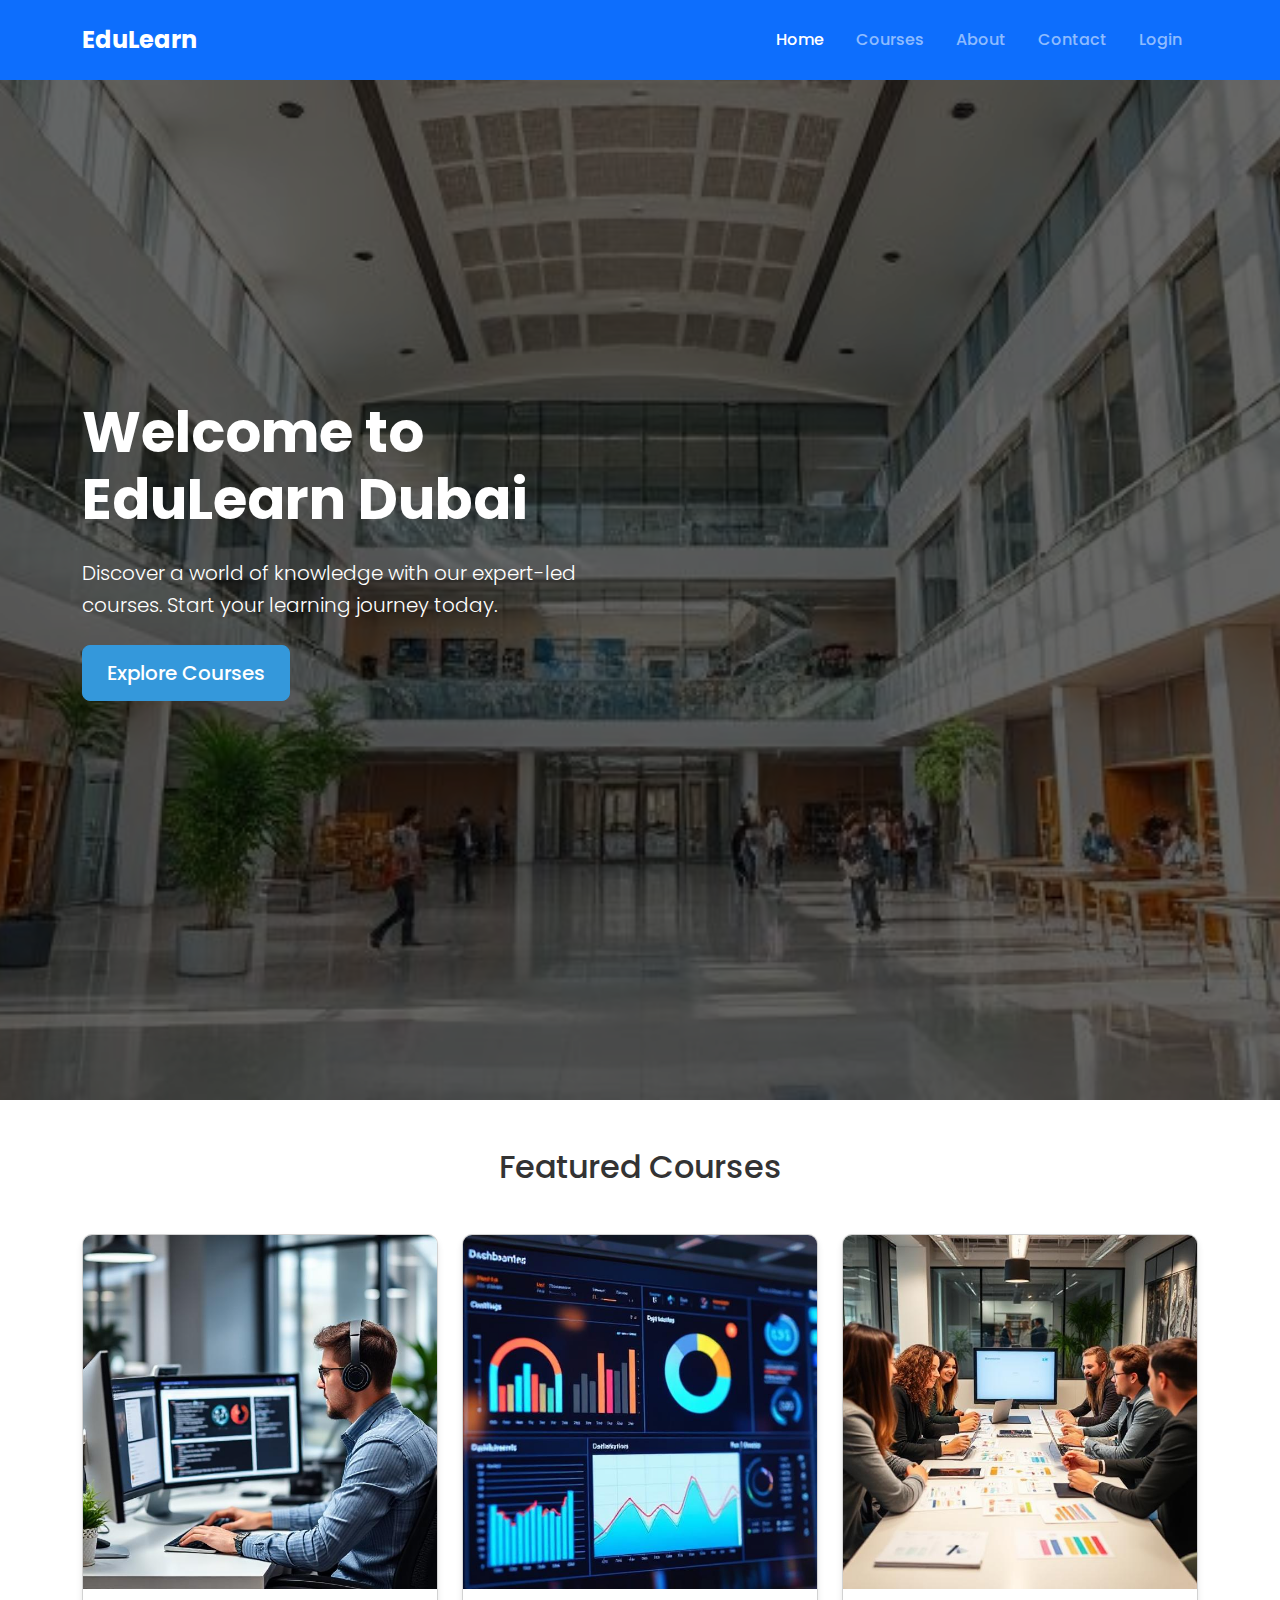
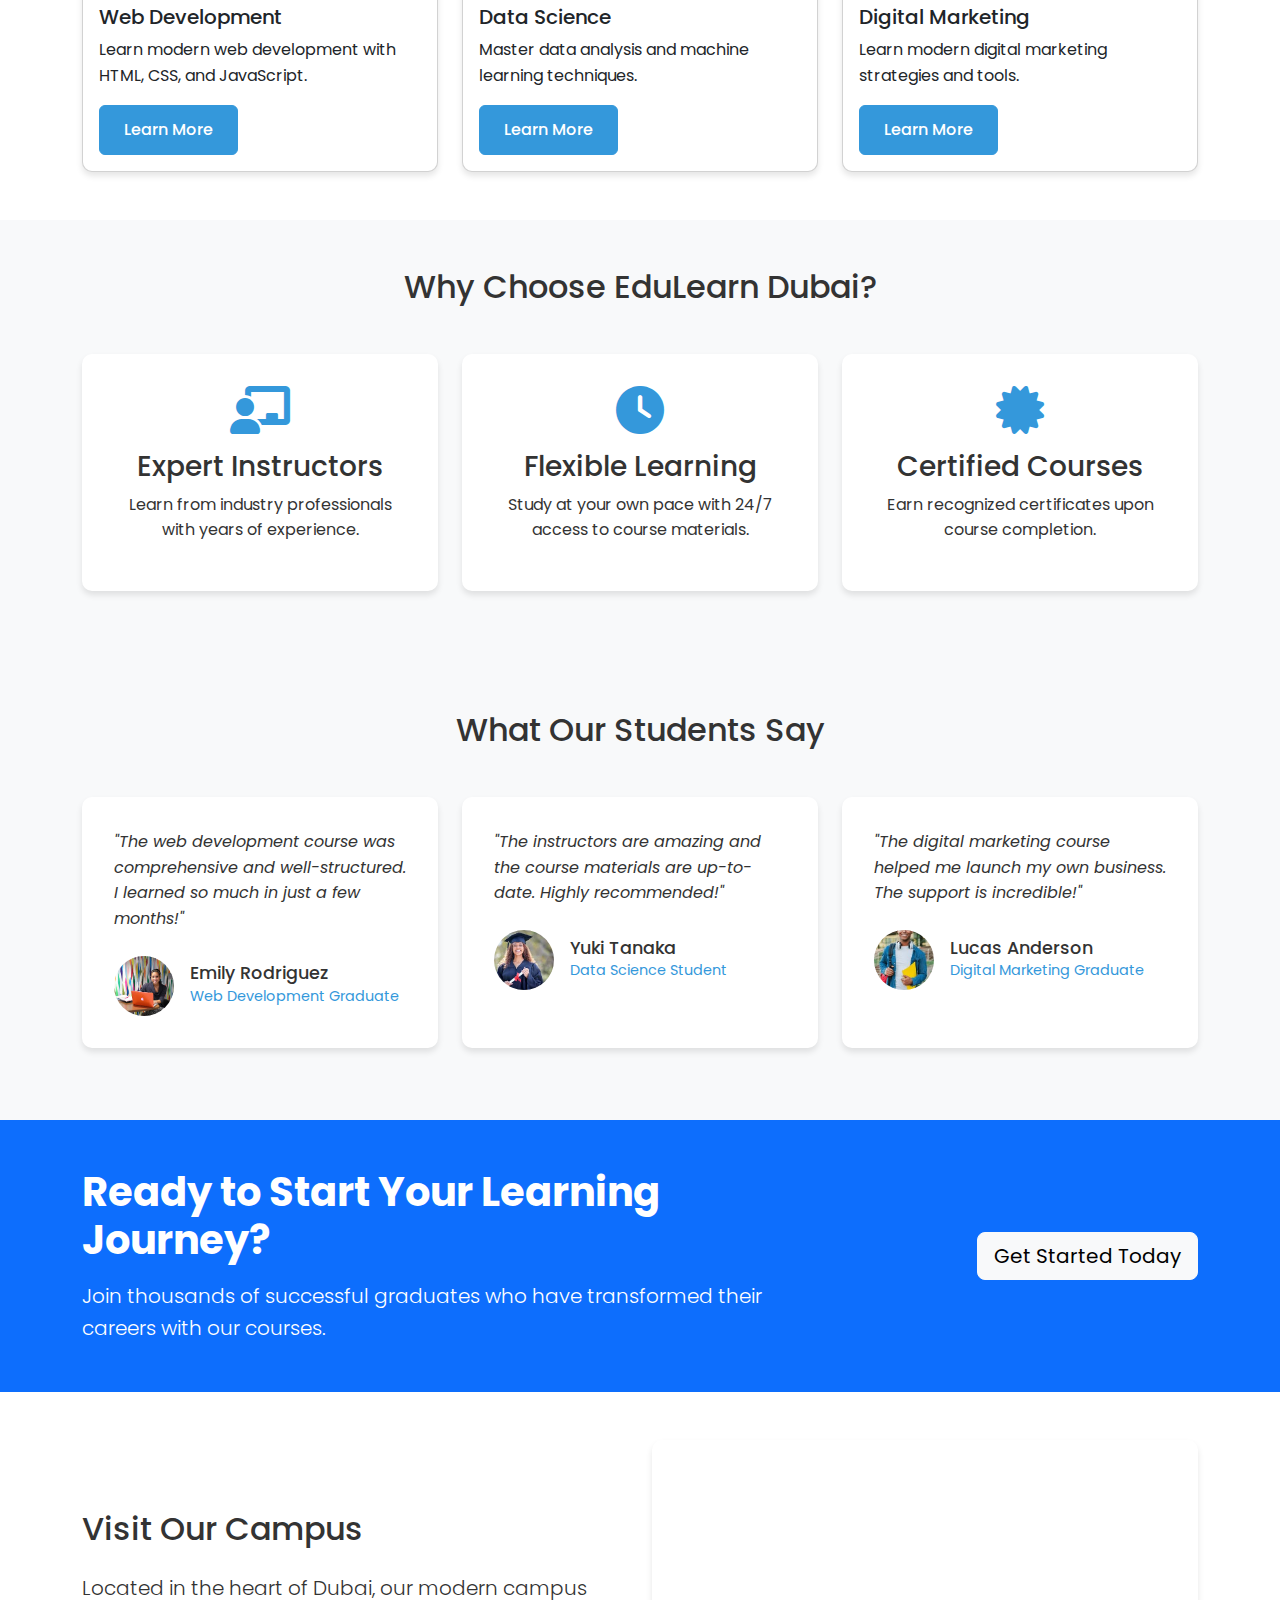
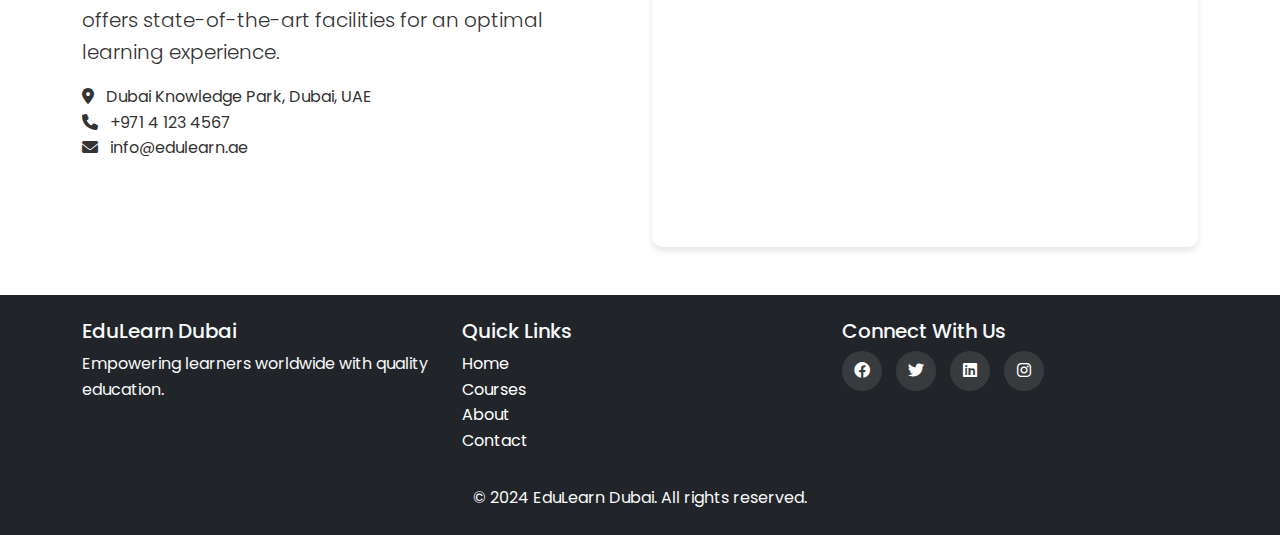
<file: index.html>
<!DOCTYPE html>
<html lang="en">
<head>
    <meta charset="UTF-8">
    <meta name="viewport" content="width=device-width, initial-scale=1.0">
    <title>EduLearn - Your Online Learning Platform</title>
    <link href="https://cdn.jsdelivr.net/npm/bootstrap@5.3.0/dist/css/bootstrap.min.css" rel="stylesheet">
    <link href="css/styles.css" rel="stylesheet">
    <link href="https://cdnjs.cloudflare.com/ajax/libs/font-awesome/6.0.0/css/all.min.css" rel="stylesheet">
    <link href="https://fonts.googleapis.com/css2?family=Poppins:wght@300;400;500;600;700&display=swap" rel="stylesheet">
</head>
<body>
    <!-- Navigation -->
    <nav class="navbar navbar-expand-lg navbar-dark bg-primary fixed-top">
        <div class="container">
            <a class="navbar-brand" href="index.html">EduLearn</a>
            <button class="navbar-toggler" type="button" data-bs-toggle="collapse" data-bs-target="#navbarNav">
                <span class="navbar-toggler-icon"></span>
            </button>
            <div class="collapse navbar-collapse" id="navbarNav">
                <ul class="navbar-nav ms-auto">
                    <li class="nav-item">
                        <a class="nav-link active" href="index.html">Home</a>
                    </li>
                    <li class="nav-item">
                        <a class="nav-link" href="courses.html">Courses</a>
                    </li>
                    <li class="nav-item">
                        <a class="nav-link" href="about.html">About</a>
                    </li>
                    <li class="nav-item">
                        <a class="nav-link" href="contact.html">Contact</a>
                    </li>
                    <li class="nav-item" id="nav-auth-container">
                        <!-- JS will inject login or dashboard here -->
                      </li>
                </ul>
            </div>
        </div>
    </nav>

    <!-- Hero Section -->
    <section class="hero-section">
        <div class="hero-overlay"></div>
        <div class="container">
            <div class="row align-items-center min-vh-100">
                <div class="col-lg-6">
                    <h1 class="display-4 fw-bold mb-4">Welcome to EduLearn Dubai</h1>
                    <p class="lead mb-4">Discover a world of knowledge with our expert-led courses. Start your learning journey today.</p>
                    <a href="courses.html" class="btn btn-primary btn-lg">Explore Courses</a>
                </div>
            </div>
        </div>
    </section>

    <!-- Featured Courses -->
    <section class="featured-courses py-5">
        <div class="container">
            <h2 class="text-center mb-5">Featured Courses</h2>
            <div class="row">
                <div class="col-md-4">
                    <div class="card course-card">
                        <img src="images/Web Development Course.jpeg" class="card-img-top" alt="Web Development">
                        <div class="card-body">
                            <h5 class="card-title">Web Development</h5>
                            <p class="card-text">Learn modern web development with HTML, CSS, and JavaScript.</p>
                            <a href="web-development-course.html" class="btn btn-primary">Learn More</a>
                        </div>
                    </div>
                </div>
                <div class="col-md-4">
                    <div class="card course-card">
                        <img src="images/Data Science Course.jpeg" class="card-img-top" alt="Data Science">
                        <div class="card-body">
                            <h5 class="card-title">Data Science</h5>
                            <p class="card-text">Master data analysis and machine learning techniques.</p>
                            <a href="data-science-course.html" class="btn btn-primary">Learn More</a>
                        </div>
                    </div>
                </div>
                <div class="col-md-4">
                    <div class="card course-card">
                        <img src="images/Digital Marketing Course.jpeg" class="card-img-top" alt="Digital Marketing">
                        <div class="card-body">
                            <h5 class="card-title">Digital Marketing</h5>
                            <p class="card-text">Learn modern digital marketing strategies and tools.</p>
                            <a href="digital-marketing-course.html" class="btn btn-primary">Learn More</a>
                        </div>
                    </div>
                </div>
            </div>
        </div>
    </section>

    <!-- Why Choose Us -->
    <section class="why-choose-us py-5 bg-light">
        <div class="container">
            <h2 class="text-center mb-5">Why Choose EduLearn Dubai?</h2>
            <div class="row">
                <div class="col-lg-4 mb-4">
                    <div class="feature-card text-center">
                        <i class="fas fa-chalkboard-teacher fa-3x mb-3"></i>
                        <h3>Expert Instructors</h3>
                        <p>Learn from industry professionals with years of experience.</p>
                    </div>
                </div>
                <div class="col-lg-4 mb-4">
                    <div class="feature-card text-center">
                        <i class="fas fa-clock fa-3x mb-3"></i>
                        <h3>Flexible Learning</h3>
                        <p>Study at your own pace with 24/7 access to course materials.</p>
                    </div>
                </div>
                <div class="col-lg-4 mb-4">
                    <div class="feature-card text-center">
                        <i class="fas fa-certificate fa-3x mb-3"></i>
                        <h3>Certified Courses</h3>
                        <p>Earn recognized certificates upon course completion.</p>
                    </div>
                </div>
            </div>
        </div>
    </section>

    <!-- Testimonials -->
    <section class="testimonials py-5">
        <div class="container">
            <h2 class="text-center mb-5">What Our Students Say</h2>
            <div class="row">
                <div class="col-lg-4 mb-4">
                    <div class="testimonial-card">
                        <div class="testimonial-content">
                            <p>"The web development course was comprehensive and well-structured. I learned so much in just a few months!"</p>
                        </div>
                        <div class="testimonial-author">
                            <img src="images/Emily Rodriguez.jpeg" alt="Emily Rodriguez" class="rounded-circle">
                            <div>
                                <h4>Emily Rodriguez</h4>
                                <p>Web Development Graduate</p>
                            </div>
                        </div>
                    </div>
                </div>
                <div class="col-lg-4 mb-4">
                    <div class="testimonial-card">
                        <div class="testimonial-content">
                            <p>"The instructors are amazing and the course materials are up-to-date. Highly recommended!"</p>
                        </div>
                        <div class="testimonial-author">
                            <img src="images/Yuki Tanaka.jpeg" alt="Yuki Tanaka" class="rounded-circle">
                            <div>
                                <h4>Yuki Tanaka</h4>
                                <p>Data Science Student</p>
                            </div>
                        </div>
                    </div>
                </div>
                <div class="col-lg-4 mb-4">
                    <div class="testimonial-card">
                        <div class="testimonial-content">
                            <p>"The digital marketing course helped me launch my own business. The support is incredible!"</p>
                        </div>
                        <div class="testimonial-author">
                            <img src="images/Lucas Anderson.jpeg" alt="Lucas Anderson" class="rounded-circle">
                            <div>
                                <h4>Lucas Anderson</h4>
                                <p>Digital Marketing Graduate</p>
                            </div>
                        </div>
                    </div>
                </div>
            </div>
        </div>
    </section>

    <!-- Call to Action -->
    <section class="cta-section py-5 bg-primary text-white">
        <div class="container">
            <div class="row align-items-center">
                <div class="col-lg-8">
                    <h2 class="mb-3">Ready to Start Your Learning Journey?</h2>
                    <p class="lead mb-0">Join thousands of successful graduates who have transformed their careers with our courses.</p>
                </div>
                <div class="col-lg-4 text-lg-end mt-4 mt-lg-0">
                    <a href="courses.html" class="btn btn-light btn-lg">Get Started Today</a>
                </div>
            </div>
        </div>
    </section>

    <!-- Location -->
    <section class="location py-5">
        <div class="container">
            <div class="row align-items-center">
                <div class="col-lg-6">
                    <h2 class="mb-4">Visit Our Campus</h2>
                    <p class="lead">Located in the heart of Dubai, our modern campus offers state-of-the-art facilities for an optimal learning experience.</p>
                    <ul class="list-unstyled">
                        <li><i class="fas fa-map-marker-alt me-2"></i> Dubai Knowledge Park, Dubai, UAE</li>
                        <li><i class="fas fa-phone me-2"></i> +971 4 123 4567</li>
                        <li><i class="fas fa-envelope me-2"></i> info@edulearn.ae</li>
                    </ul>
                </div>
                <div class="col-lg-6">
                    <div class="map-container">
                        <iframe src="https://www.google.com/maps/embed?pb=!1m18!1m12!1m3!1d3612.713157615795!2d55.3077!3d25.0657!2m3!1f0!2f0!3f0!3m2!1i1024!2i768!4f13.1!3m3!1m2!1s0x0%3A0x0!2zMjXCsDAzJzU2LjUiTiA1NcKwMTgnMjcuNyJF!5e0!3m2!1sen!2sae!4v1234567890" width="100%" height="400" style="border:0;" allowfullscreen="" loading="lazy"></iframe>
                    </div>
                </div>
            </div>
        </div>
    </section>

    <!-- Footer -->
    <footer class="bg-dark text-light py-4">
        <div class="container">
            <div class="row">
                <div class="col-md-4">
                    <h5>EduLearn Dubai</h5>
                    <p>Empowering learners worldwide with quality education.</p>
                </div>
                <div class="col-md-4">
                    <h5>Quick Links</h5>
                    <ul class="list-unstyled">
                        <li><a href="index.html">Home</a></li>
                        <li><a href="courses.html">Courses</a></li>
                        <li><a href="about.html">About</a></li>
                        <li><a href="contact.html">Contact</a></li>
                    </ul>
                </div>
                <div class="col-md-4">
                    <h5>Connect With Us</h5>
                    <div class="social-links">
                        <a href="#"><i class="fab fa-facebook"></i></a>
                        <a href="#"><i class="fab fa-twitter"></i></a>
                        <a href="#"><i class="fab fa-linkedin"></i></a>
                        <a href="#"><i class="fab fa-instagram"></i></a>
                    </div>
                </div>
            </div>
            <div class="row mt-3">
                <div class="col-12 text-center">
                    <p class="mb-0">&copy; 2024 EduLearn Dubai. All rights reserved.</p>
                </div>
            </div>
        </div>
    </footer>

    <!-- Scripts -->
    <script src="https://cdn.jsdelivr.net/npm/bootstrap@5.3.0/dist/js/bootstrap.bundle.min.js"></script>
    <script src="js/script.js"></script>
</body>
</html>
</file>
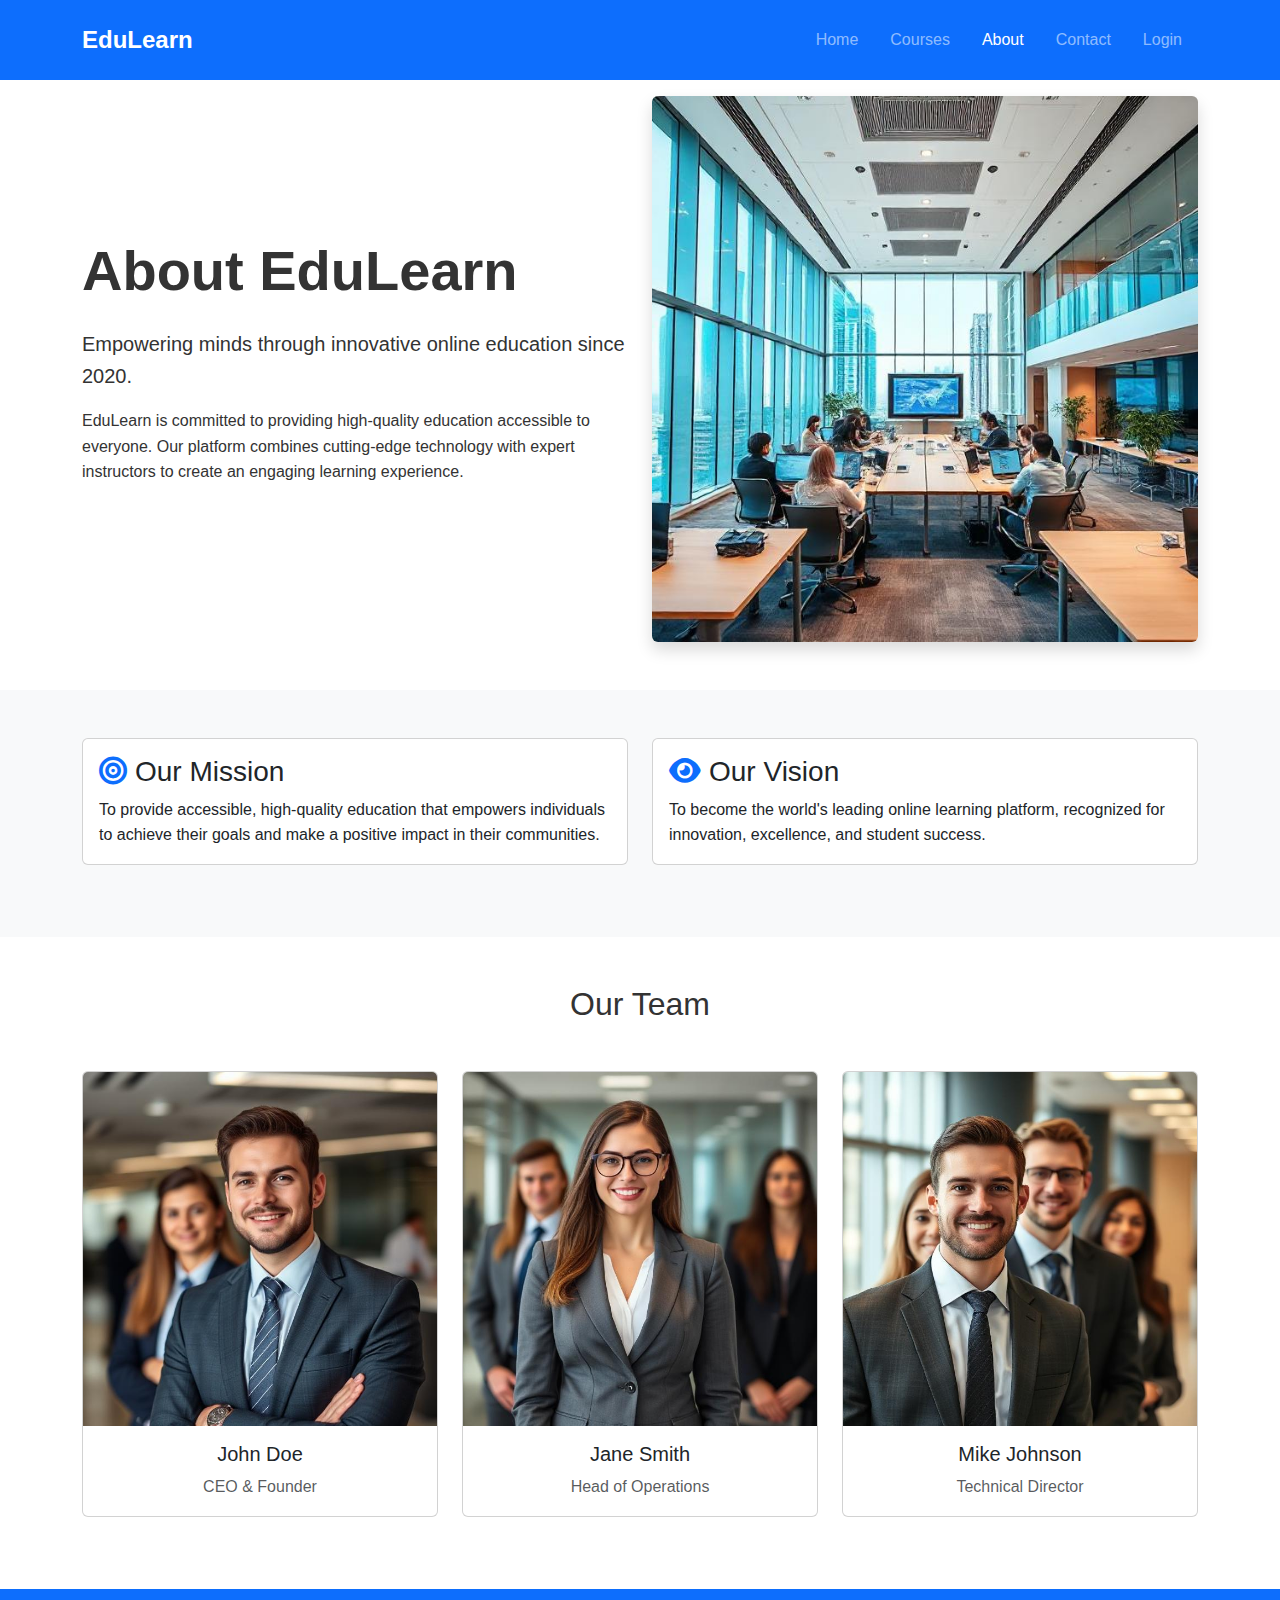
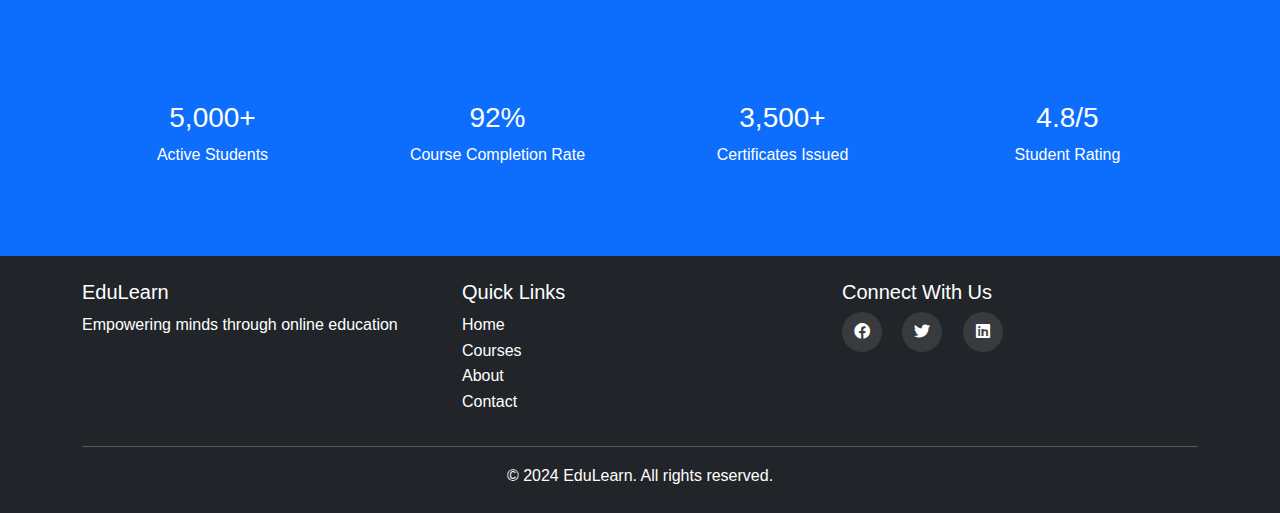
<file: about.html>
<!DOCTYPE html>
<html lang="en">
<head>
    <meta charset="UTF-8">
    <meta name="viewport" content="width=device-width, initial-scale=1.0">
    <title>About Us - EduLearn</title>
    <!-- Bootstrap CSS -->
    <link href="https://cdn.jsdelivr.net/npm/bootstrap@5.3.0/dist/css/bootstrap.min.css" rel="stylesheet">
    <!-- Custom CSS -->
    <link rel="stylesheet" href="css/styles.css">
    <!-- Font Awesome -->
    <link rel="stylesheet" href="https://cdnjs.cloudflare.com/ajax/libs/font-awesome/6.0.0/css/all.min.css">
</head>
<body>
    <!-- Navigation -->
    <nav class="navbar navbar-expand-lg navbar-dark bg-primary fixed-top">
        <div class="container">
            <a class="navbar-brand" href="index.html">EduLearn</a>
            <button class="navbar-toggler" type="button" data-bs-toggle="collapse" data-bs-target="#navbarNav">
                <span class="navbar-toggler-icon"></span>
            </button>
            <div class="collapse navbar-collapse" id="navbarNav">
                <ul class="navbar-nav ms-auto">
                    <li class="nav-item">
                        <a class="nav-link" href="index.html">Home</a>
                    </li>
                    <li class="nav-item">
                        <a class="nav-link" href="courses.html">Courses</a>
                    </li>
                    <li class="nav-item">
                        <a class="nav-link active" href="about.html">About</a>
                    </li>
                    <li class="nav-item">
                        <a class="nav-link" href="contact.html">Contact</a>
                    </li>
                    <li class="nav-item" id="nav-auth-container">
                        <!-- JS will inject login or dashboard here -->
                    </li>
                </ul>
            </div>
        </div>
    </nav>

    <!-- About Header -->
    <section class="py-5 mt-5">
        <div class="container">
            <div class="row align-items-center">
                <div class="col-md-6">
                    <h1 class="display-4 fw-bold mb-4">About EduLearn</h1>
                    <p class="lead">Empowering minds through innovative online education since 2020.</p>
                    <p>EduLearn is committed to providing high-quality education accessible to everyone. Our platform combines cutting-edge technology with expert instructors to create an engaging learning experience.</p>
                </div>
                <div class="col-md-6">
                    <img src="images/About Section.jpeg" alt="About EduLearn" class="img-fluid rounded shadow">
                </div>
            </div>
        </div>
    </section>

    <!-- Mission & Vision -->
    <section class="py-5 bg-light">
        <div class="container">
            <div class="row">
                <div class="col-md-6 mb-4">
                    <div class="card h-100">
                        <div class="card-body">
                            <h3 class="card-title"><i class="fas fa-bullseye text-primary me-2"></i>Our Mission</h3>
                            <p class="card-text">To provide accessible, high-quality education that empowers individuals to achieve their goals and make a positive impact in their communities.</p>
                        </div>
                    </div>
                </div>
                <div class="col-md-6 mb-4">
                    <div class="card h-100">
                        <div class="card-body">
                            <h3 class="card-title"><i class="fas fa-eye text-primary me-2"></i>Our Vision</h3>
                            <p class="card-text">To become the world's leading online learning platform, recognized for innovation, excellence, and student success.</p>
                        </div>
                    </div>
                </div>
            </div>
        </div>
    </section>

    <!-- Team Section -->
    <section class="py-5">
        <div class="container">
            <h2 class="text-center mb-5">Our Team</h2>
            <div class="row">
                <div class="col-md-4 mb-4">
                    <div class="card text-center">
                        <div class="team-image-container">
                            <img src="images/John Doe.jpeg" class="card-img-top team-image" alt="John Doe">
                        </div>
                        <div class="card-body">
                            <h5 class="card-title">John Doe</h5>
                            <p class="card-text text-muted">CEO & Founder</p>
                        </div>
                    </div>
                </div>
                <div class="col-md-4 mb-4">
                    <div class="card text-center">
                        <div class="team-image-container">
                            <img src="images/Jane Smith.jpeg" class="card-img-top team-image" alt="Jane Smith">
                        </div>
                        <div class="card-body">
                            <h5 class="card-title">Jane Smith</h5>
                            <p class="card-text text-muted">Head of Operations</p>
                        </div>
                    </div>
                </div>
                <div class="col-md-4 mb-4">
                    <div class="card text-center">
                        <div class="team-image-container">
                            <img src="images/Mike Johnson.jpeg" class="card-img-top team-image" alt="Mike Johnson">
                        </div>
                        <div class="card-body">
                            <h5 class="card-title">Mike Johnson</h5>
                            <p class="card-text text-muted">Technical Director</p>
                        </div>
                    </div>
                </div>
            </div>
        </div>
    </section>

    <!-- Stats Section -->
    <section class="py-5 bg-primary text-white">
        <div class="container">
            <div class="row text-center">
                <div class="col-md-3 mb-4">
                    <div class="stat-item">
                        <i class="fas fa-users fa-3x text-primary mb-3"></i>
                        <h3>5,000+</h3>
                        <p>Active Students</p>
                    </div>
                </div>
                <div class="col-md-3 mb-4">
                    <div class="stat-item">
                        <i class="fas fa-chart-line fa-3x text-primary mb-3"></i>
                        <h3>92%</h3>
                        <p>Course Completion Rate</p>
                    </div>
                </div>
                <div class="col-md-3 mb-4">
                    <div class="stat-item">
                        <i class="fas fa-certificate fa-3x text-primary mb-3"></i>
                        <h3>3,500+</h3>
                        <p>Certificates Issued</p>
                    </div>
                </div>
                <div class="col-md-3 mb-4">
                    <div class="stat-item">
                        <i class="fas fa-star fa-3x text-primary mb-3"></i>
                        <h3>4.8/5</h3>
                        <p>Student Rating</p>
                    </div>
                </div>
            </div>
        </div>
    </section>

    <!-- Footer -->
    <footer class="bg-dark text-white py-4">
        <div class="container">
            <div class="row">
                <div class="col-md-4">
                    <h5>EduLearn</h5>
                    <p>Empowering minds through online education</p>
                </div>
                <div class="col-md-4">
                    <h5>Quick Links</h5>
                    <ul class="list-unstyled">
                        <li><a href="index.html" class="text-white">Home</a></li>
                        <li><a href="courses.html" class="text-white">Courses</a></li>
                        <li><a href="about.html" class="text-white">About</a></li>
                        <li><a href="contact.html" class="text-white">Contact</a></li>
                    </ul>
                </div>
                <div class="col-md-4">
                    <h5>Connect With Us</h5>
                    <div class="social-links">
                        <a href="#" class="text-white me-3"><i class="fab fa-facebook"></i></a>
                        <a href="#" class="text-white me-3"><i class="fab fa-twitter"></i></a>
                        <a href="#" class="text-white me-3"><i class="fab fa-linkedin"></i></a>
                    </div>
                </div>
            </div>
            <hr>
            <div class="text-center">
                <p class="mb-0">&copy; 2024 EduLearn. All rights reserved.</p>
            </div>
        </div>
    </footer>

    <!-- Bootstrap JS -->
    <script src="https://cdn.jsdelivr.net/npm/bootstrap@5.3.0/dist/js/bootstrap.bundle.min.js"></script>
    <!-- Custom JS -->
    <script src="js/script.js"></script>
</body>
</html>
</file>
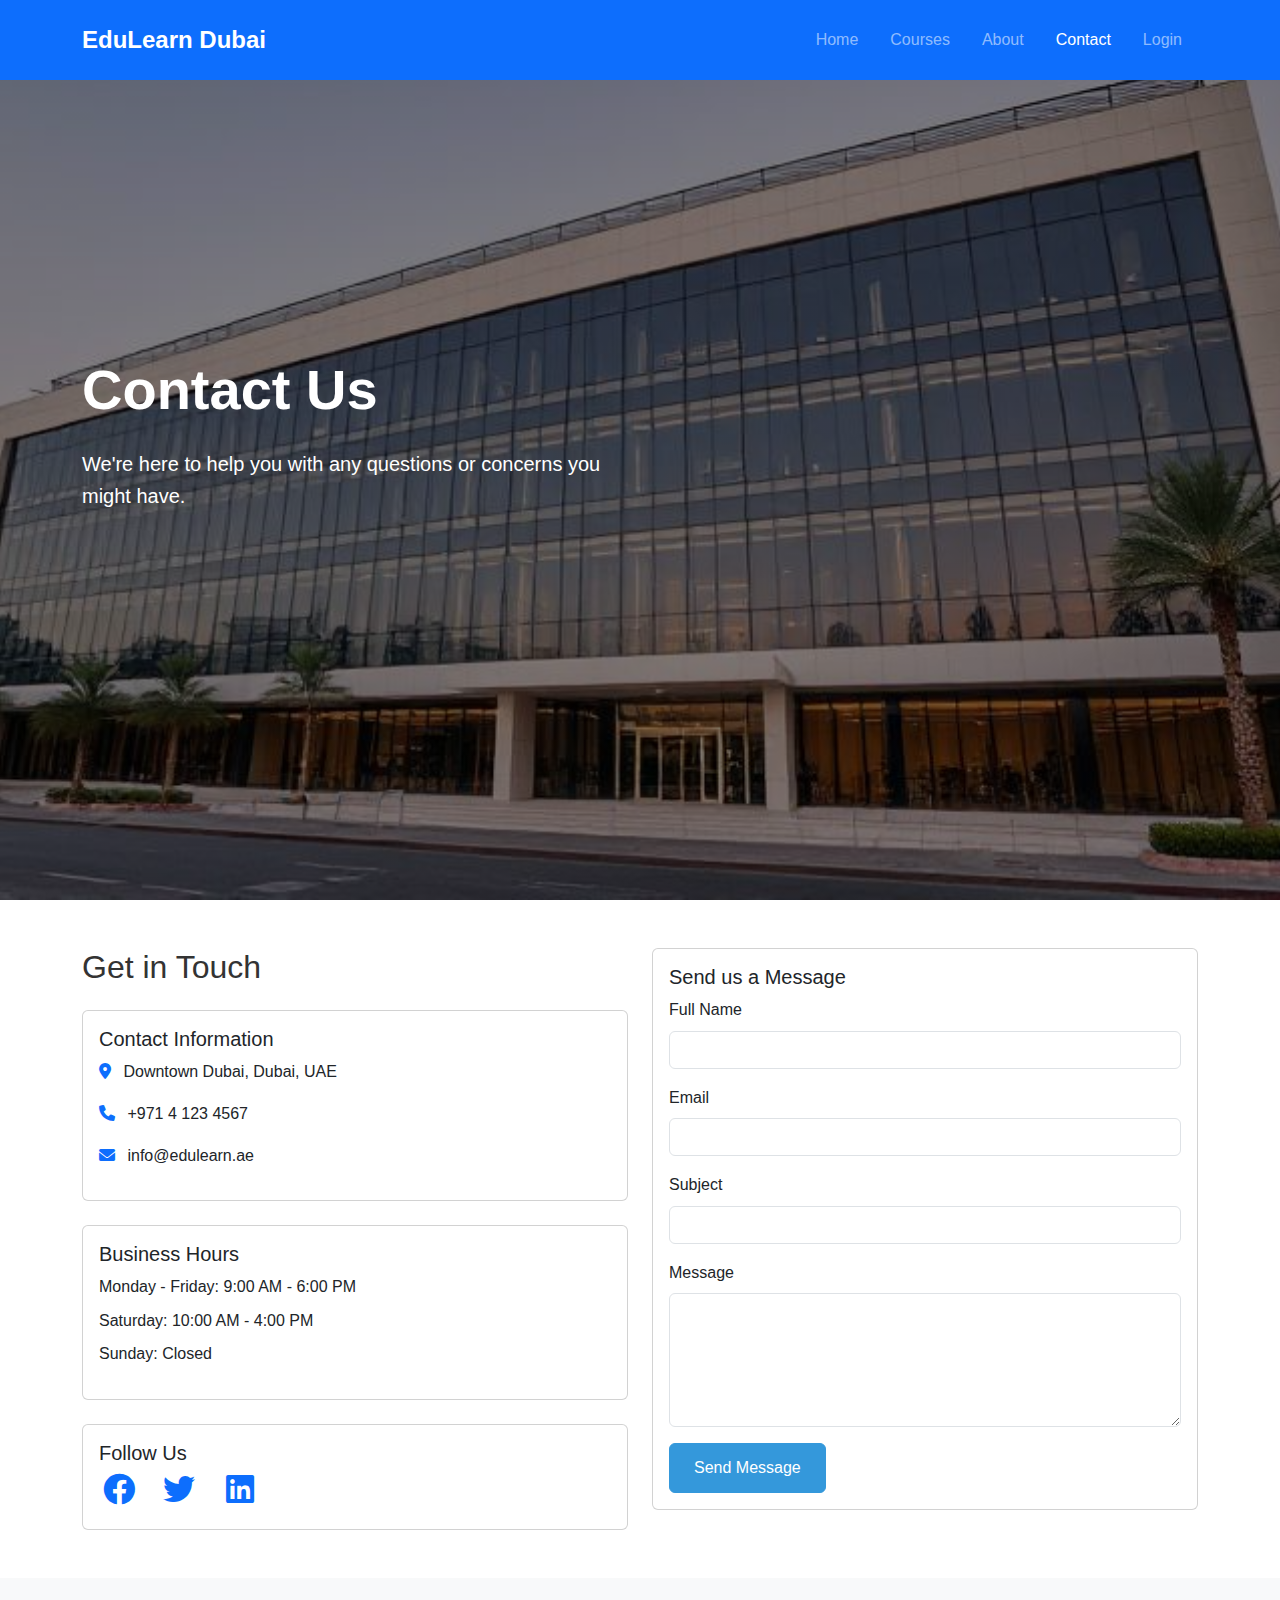
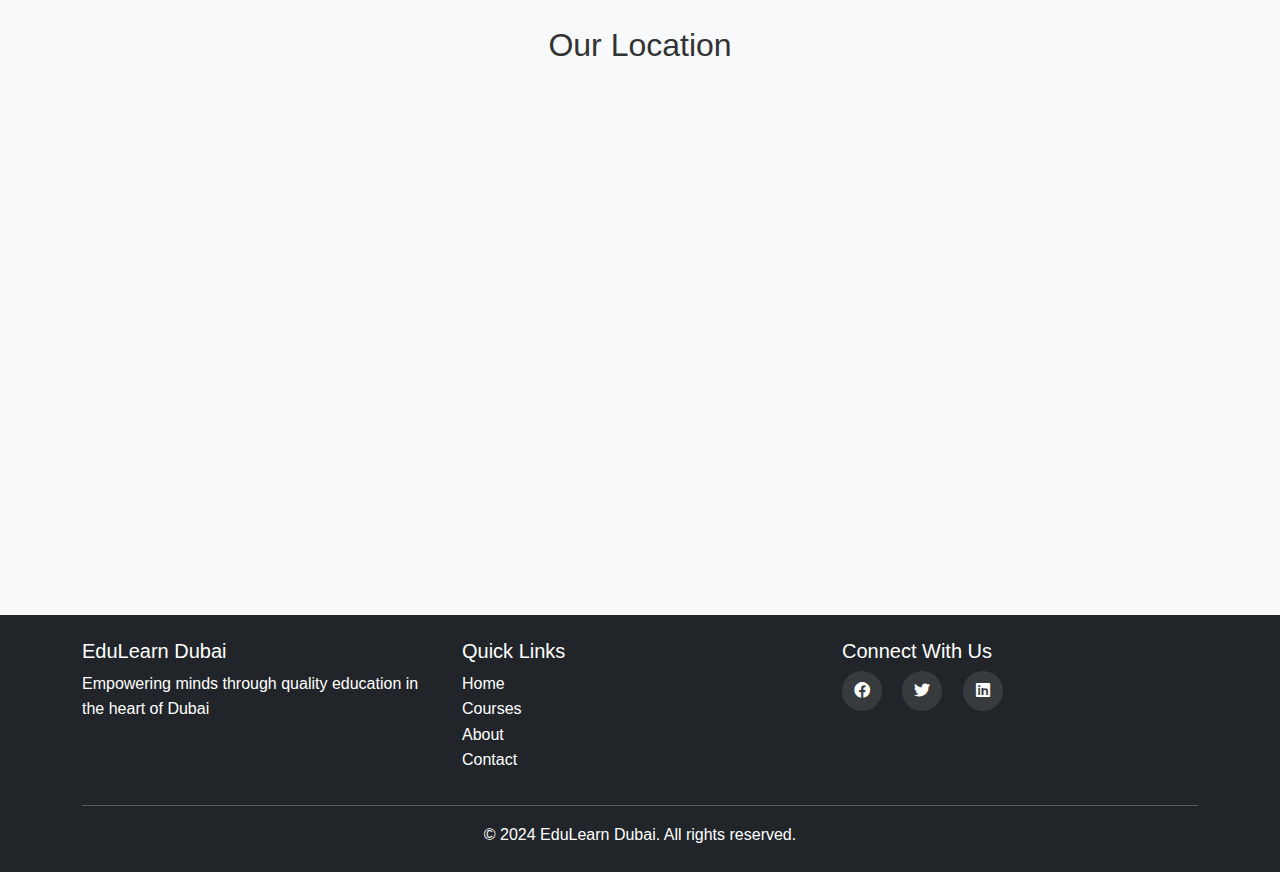
<file: contact.html>
<!DOCTYPE html>
<html lang="en">
<head>
    <meta charset="UTF-8">
    <meta name="viewport" content="width=device-width, initial-scale=1.0">
    <title>Contact Us - EduLearn Dubai</title>
    <!-- Bootstrap CSS -->
    <link href="https://cdn.jsdelivr.net/npm/bootstrap@5.3.0/dist/css/bootstrap.min.css" rel="stylesheet">
    <!-- Custom CSS -->
    <link rel="stylesheet" href="css/styles.css">
    <!-- Font Awesome -->
    <link rel="stylesheet" href="https://cdnjs.cloudflare.com/ajax/libs/font-awesome/6.0.0/css/all.min.css">
</head>
<body>
    <!-- Navigation -->
    <nav class="navbar navbar-expand-lg navbar-dark bg-primary fixed-top">
        <div class="container">
            <a class="navbar-brand" href="index.html">EduLearn Dubai</a>
            <button class="navbar-toggler" type="button" data-bs-toggle="collapse" data-bs-target="#navbarNav">
                <span class="navbar-toggler-icon"></span>
            </button>
            <div class="collapse navbar-collapse" id="navbarNav">
                <ul class="navbar-nav ms-auto">
                    <li class="nav-item">
                        <a class="nav-link" href="index.html">Home</a>
                    </li>
                    <li class="nav-item">
                        <a class="nav-link" href="courses.html">Courses</a>
                    </li>
                    <li class="nav-item">
                        <a class="nav-link" href="about.html">About</a>
                    </li>
                    <li class="nav-item">
                        <a class="nav-link active" href="contact.html">Contact</a>
                    </li>
                    <li class="nav-item" id="nav-auth-container">
                        <!-- JS will inject login or dashboard here -->
                    </li>
                </ul>
            </div>
        </div>
    </nav>

    <!-- Hero Section -->
    <section class="hero-section" style="background-image: linear-gradient(rgba(0, 0, 0, 0.5), rgba(0, 0, 0, 0.5)), url('images/Contact section.jpeg');">
        <div class="container">
            <div class="row">
                <div class="col-lg-6">
                    <h1 class="display-4 text-white">Contact Us</h1>
                    <p class="lead text-white">We're here to help you with any questions or concerns you might have.</p>
                </div>
            </div>
        </div>
    </section>

    <!-- Contact Section -->
    <section class="py-5">
        <div class="container">
            <div class="row">
                <div class="col-lg-6">
                    <h2 class="mb-4">Get in Touch</h2>
                    <div class="card mb-4">
                        <div class="card-body">
                            <h5 class="card-title">Contact Information</h5>
                            <ul class="list-unstyled">
                                <li class="mb-3">
                                    <i class="fas fa-map-marker-alt text-primary me-2"></i>
                                    Downtown Dubai, Dubai, UAE
                                </li>
                                <li class="mb-3">
                                    <i class="fas fa-phone text-primary me-2"></i>
                                    +971 4 123 4567
                                </li>
                                <li class="mb-3">
                                    <i class="fas fa-envelope text-primary me-2"></i>
                                    info@edulearn.ae
                                </li>
                            </ul>
                        </div>
                    </div>

                    <div class="card mb-4">
                        <div class="card-body">
                            <h5 class="card-title">Business Hours</h5>
                            <ul class="list-unstyled">
                                <li class="mb-2">Monday - Friday: 9:00 AM - 6:00 PM</li>
                                <li class="mb-2">Saturday: 10:00 AM - 4:00 PM</li>
                                <li>Sunday: Closed</li>
                            </ul>
                        </div>
                    </div>

                    <div class="card">
                        <div class="card-body">
                            <h5 class="card-title">Follow Us</h5>
                            <div class="social-links">
                                <a href="#" class="text-primary me-3"><i class="fab fa-facebook fa-2x"></i></a>
                                <a href="#" class="text-primary me-3"><i class="fab fa-twitter fa-2x"></i></a>
                                <a href="#" class="text-primary me-3"><i class="fab fa-linkedin fa-2x"></i></a>
                            </div>
                        </div>
                    </div>
                </div>
                <div class="col-lg-6">
                    <div class="card">
                        <div class="card-body">
                            <h5 class="card-title">Send us a Message</h5>
                            <form id="contactForm" class="needs-validation" novalidate>
                                <div class="mb-3">
                                    <label for="name" class="form-label">Full Name</label>
                                    <input type="text" class="form-control" id="name" required>
                                    <div class="invalid-feedback">
                                        Please enter your name.
                                    </div>
                                </div>
                                <div class="mb-3">
                                    <label for="email" class="form-label">Email</label>
                                    <input type="email" class="form-control" id="email" required>
                                    <div class="invalid-feedback">
                                        Please enter a valid email address.
                                    </div>
                                </div>
                                <div class="mb-3">
                                    <label for="subject" class="form-label">Subject</label>
                                    <input type="text" class="form-control" id="subject" required>
                                    <div class="invalid-feedback">
                                        Please enter a subject.
                                    </div>
                                </div>
                                <div class="mb-3">
                                    <label for="message" class="form-label">Message</label>
                                    <textarea class="form-control" id="message" rows="5" required></textarea>
                                    <div class="invalid-feedback">
                                        Please enter your message.
                                    </div>
                                </div>
                                <button type="submit" class="btn btn-primary">Send Message</button>
                            </form>
                        </div>
                    </div>
                </div>
            </div>
        </div>
    </section>

    <!-- Map Section -->
    <section class="py-5 bg-light">
        <div class="container">
            <div class="row">
                <div class="col-12">
                    <h2 class="text-center mb-4">Our Location</h2>
                    <div class="ratio ratio-21x9">
                        <iframe src="https://www.google.com/maps/embed?pb=!1m18!1m12!1m3!1d3609.197475838374!2d55.2744!3d25.2048!2m3!1f0!2f0!3f0!3m2!1i1024!2i768!4f13.1!3m3!1m2!1s0x3e5f43496ad9c645%3A0xbde66e5084295162!2sDowntown%20Dubai!5e0!3m2!1sen!2sae!4v1647000000000!5m2!1sen!2sae" 
                                width="100%" 
                                height="450" 
                                style="border:0;" 
                                allowfullscreen="" 
                                loading="lazy">
                        </iframe>
                    </div>
                </div>
            </div>
        </div>
    </section>

    <!-- Footer -->
    <footer class="bg-dark text-white py-4">
        <div class="container">
            <div class="row">
                <div class="col-md-4">
                    <h5>EduLearn Dubai</h5>
                    <p>Empowering minds through quality education in the heart of Dubai</p>
                </div>
                <div class="col-md-4">
                    <h5>Quick Links</h5>
                    <ul class="list-unstyled">
                        <li><a href="index.html" class="text-white">Home</a></li>
                        <li><a href="courses.html" class="text-white">Courses</a></li>
                        <li><a href="about.html" class="text-white">About</a></li>
                        <li><a href="contact.html" class="text-white">Contact</a></li>
                    </ul>
                </div>
                <div class="col-md-4">
                    <h5>Connect With Us</h5>
                    <div class="social-links">
                        <a href="#" class="text-white me-3"><i class="fab fa-facebook"></i></a>
                        <a href="#" class="text-white me-3"><i class="fab fa-twitter"></i></a>
                        <a href="#" class="text-white me-3"><i class="fab fa-linkedin"></i></a>
                    </div>
                </div>
            </div>
            <hr>
            <div class="text-center">
                <p class="mb-0">&copy; 2024 EduLearn Dubai. All rights reserved.</p>
            </div>
        </div>
    </footer>

    <!-- Bootstrap JS -->
    <script src="https://cdn.jsdelivr.net/npm/bootstrap@5.3.0/dist/js/bootstrap.bundle.min.js"></script>
    <!-- Custom JS -->
    <script src="js/script.js"></script>
</body>
</html>
</file>
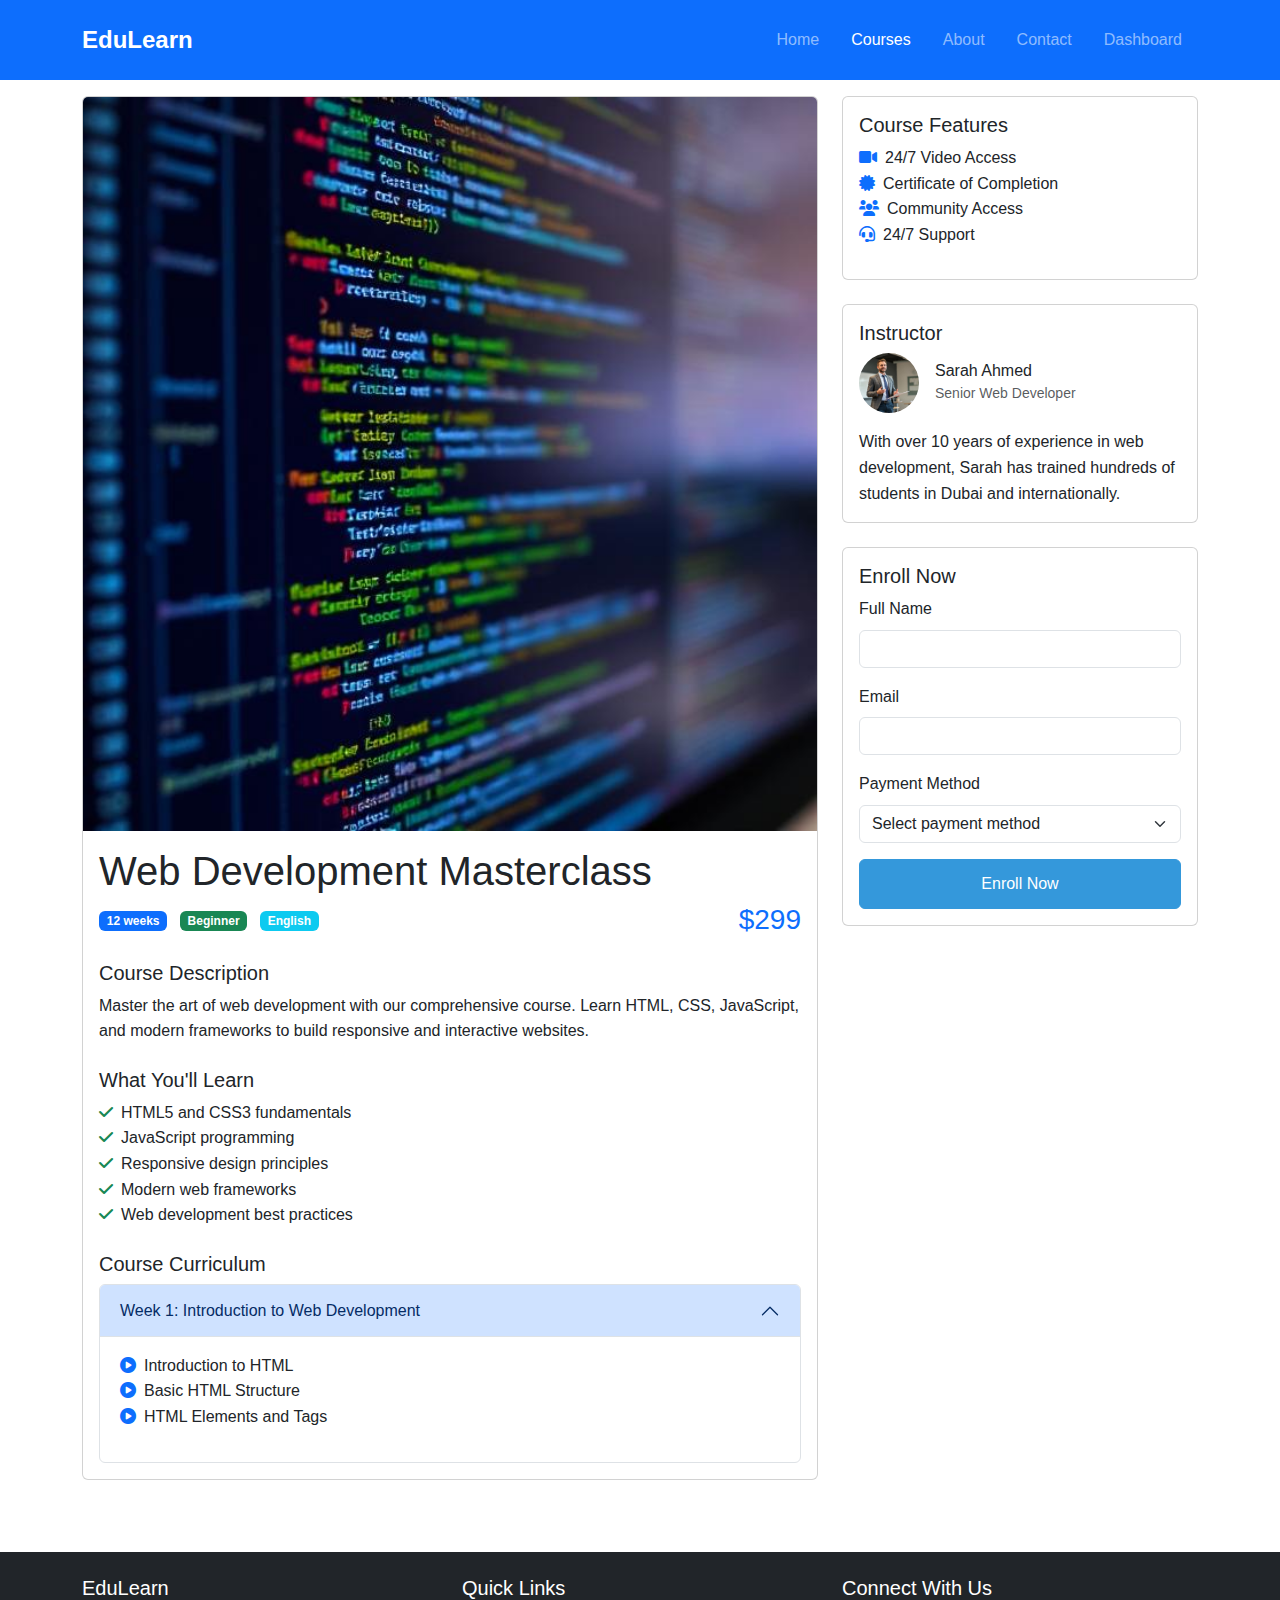
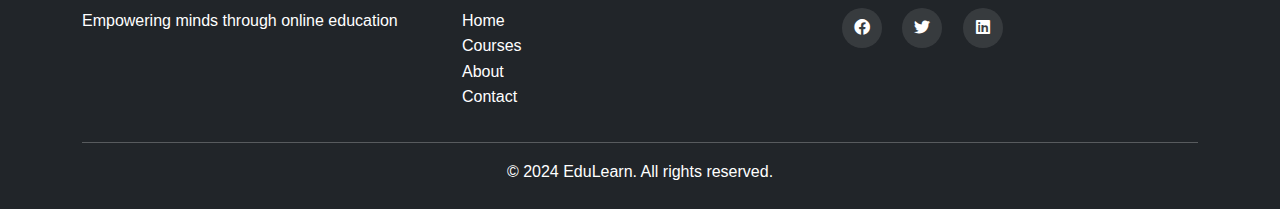
<file: course-details.html>
<!DOCTYPE html>
<html lang="en">
<head>
    <meta charset="UTF-8">
    <meta name="viewport" content="width=device-width, initial-scale=1.0">
    <title>Course Details - EduLearn</title>
    <!-- Bootstrap CSS -->
    <link href="https://cdn.jsdelivr.net/npm/bootstrap@5.3.0/dist/css/bootstrap.min.css" rel="stylesheet">
    <!-- Custom CSS -->
    <link rel="stylesheet" href="css/styles.css">
    <!-- Font Awesome -->
    <link rel="stylesheet" href="https://cdnjs.cloudflare.com/ajax/libs/font-awesome/6.0.0/css/all.min.css">
</head>
<body>
    <!-- Navigation -->
    <nav class="navbar navbar-expand-lg navbar-dark bg-primary fixed-top">
        <div class="container">
            <a class="navbar-brand" href="index.html">EduLearn</a>
            <button class="navbar-toggler" type="button" data-bs-toggle="collapse" data-bs-target="#navbarNav">
                <span class="navbar-toggler-icon"></span>
            </button>
            <div class="collapse navbar-collapse" id="navbarNav">
                <ul class="navbar-nav ms-auto">
                    <li class="nav-item">
                        <a class="nav-link" href="index.html">Home</a>
                    </li>
                    <li class="nav-item">
                        <a class="nav-link active" href="courses.html">Courses</a>
                    </li>
                    <li class="nav-item">
                        <a class="nav-link" href="about.html">About</a>
                    </li>
                    <li class="nav-item">
                        <a class="nav-link" href="contact.html">Contact</a>
                    </li>
                    <li class="nav-item">
                        <a class="nav-link" href="dashboard.html">Dashboard</a>
                    </li>
                </ul>
            </div>
        </div>
    </nav>

    <!-- Course Details -->
    <section class="py-5 mt-5">
        <div class="container">
            <div class="row">
                <!-- Course Main Content -->
                <div class="col-lg-8">
                    <div class="card mb-4">
                        <img src="images/Web Development Course Detail.jpeg" class="card-img-top" alt="Web Development Course">
                        <div class="card-body">
                            <h1 class="card-title">Web Development Masterclass</h1>
                            <div class="d-flex justify-content-between align-items-center mb-4">
                                <div>
                                    <span class="badge bg-primary me-2">12 weeks</span>
                                    <span class="badge bg-success me-2">Beginner</span>
                                    <span class="badge bg-info">English</span>
                                </div>
                                <h3 class="text-primary mb-0">$299</h3>
                            </div>
                            <h5>Course Description</h5>
                            <p>Master the art of web development with our comprehensive course. Learn HTML, CSS, JavaScript, and modern frameworks to build responsive and interactive websites.</p>
                            
                            <h5 class="mt-4">What You'll Learn</h5>
                            <ul class="list-unstyled">
                                <li><i class="fas fa-check text-success me-2"></i>HTML5 and CSS3 fundamentals</li>
                                <li><i class="fas fa-check text-success me-2"></i>JavaScript programming</li>
                                <li><i class="fas fa-check text-success me-2"></i>Responsive design principles</li>
                                <li><i class="fas fa-check text-success me-2"></i>Modern web frameworks</li>
                                <li><i class="fas fa-check text-success me-2"></i>Web development best practices</li>
                            </ul>

                            <h5 class="mt-4">Course Curriculum</h5>
                            <div class="accordion" id="courseCurriculum">
                                <div class="accordion-item">
                                    <h2 class="accordion-header">
                                        <button class="accordion-button" type="button" data-bs-toggle="collapse" data-bs-target="#week1">
                                            Week 1: Introduction to Web Development
                                        </button>
                                    </h2>
                                    <div id="week1" class="accordion-collapse collapse show" data-bs-parent="#courseCurriculum">
                                        <div class="accordion-body">
                                            <ul class="list-unstyled">
                                                <li><i class="fas fa-play-circle text-primary me-2"></i>Introduction to HTML</li>
                                                <li><i class="fas fa-play-circle text-primary me-2"></i>Basic HTML Structure</li>
                                                <li><i class="fas fa-play-circle text-primary me-2"></i>HTML Elements and Tags</li>
                                            </ul>
                                        </div>
                                    </div>
                                </div>
                                <!-- Add more weeks as needed -->
                            </div>
                        </div>
                    </div>
                </div>

                <!-- Course Sidebar -->
                <div class="col-lg-4">
                    <div class="card mb-4">
                        <div class="card-body">
                            <h5 class="card-title">Course Features</h5>
                            <ul class="list-unstyled">
                                <li><i class="fas fa-video me-2 text-primary"></i>24/7 Video Access</li>
                                <li><i class="fas fa-certificate me-2 text-primary"></i>Certificate of Completion</li>
                                <li><i class="fas fa-users me-2 text-primary"></i>Community Access</li>
                                <li><i class="fas fa-headset me-2 text-primary"></i>24/7 Support</li>
                            </ul>
                        </div>
                    </div>

                    <div class="card mb-4">
                        <div class="card-body">
                            <h5 class="card-title">Instructor</h5>
                            <div class="d-flex align-items-center mb-3">
                                <img src="images/instructor1.jpeg" alt="Instructor" class="rounded-circle me-3" style="width: 60px; height: 60px; object-fit: cover;">
                                <div>
                                    <h6 class="mb-0">Sarah Ahmed</h6>
                                    <small class="text-muted">Senior Web Developer</small>
                                </div>
                            </div>
                            <p class="card-text">With over 10 years of experience in web development, Sarah has trained hundreds of students in Dubai and internationally.</p>
                        </div>
                    </div>

                    <div class="card">
                        <div class="card-body">
                            <h5 class="card-title">Enroll Now</h5>
                            <form id="enrollmentForm" class="needs-validation" novalidate>
                                <div class="mb-3">
                                    <label for="studentName" class="form-label">Full Name</label>
                                    <input type="text" class="form-control" id="studentName" required>
                                </div>
                                <div class="mb-3">
                                    <label for="studentEmail" class="form-label">Email</label>
                                    <input type="email" class="form-control" id="studentEmail" required>
                                </div>
                                <div class="mb-3">
                                    <label for="paymentMethod" class="form-label">Payment Method</label>
                                    <select class="form-select" id="paymentMethod" required>
                                        <option value="">Select payment method</option>
                                        <option value="card">Credit/Debit Card</option>
                                        <option value="bank">Bank Transfer</option>
                                        <option value="crypto">Cryptocurrency</option>
                                    </select>
                                </div>
                                <button type="submit" class="btn btn-primary w-100">Enroll Now</button>
                            </form>
                        </div>
                    </div>
                </div>
            </div>
        </div>
    </section>

    <!-- Footer -->
    <footer class="bg-dark text-white py-4">
        <div class="container">
            <div class="row">
                <div class="col-md-4">
                    <h5>EduLearn</h5>
                    <p>Empowering minds through online education</p>
                </div>
                <div class="col-md-4">
                    <h5>Quick Links</h5>
                    <ul class="list-unstyled">
                        <li><a href="index.html" class="text-white">Home</a></li>
                        <li><a href="courses.html" class="text-white">Courses</a></li>
                        <li><a href="about.html" class="text-white">About</a></li>
                        <li><a href="contact.html" class="text-white">Contact</a></li>
                    </ul>
                </div>
                <div class="col-md-4">
                    <h5>Connect With Us</h5>
                    <div class="social-links">
                        <a href="#" class="text-white me-3"><i class="fab fa-facebook"></i></a>
                        <a href="#" class="text-white me-3"><i class="fab fa-twitter"></i></a>
                        <a href="#" class="text-white me-3"><i class="fab fa-linkedin"></i></a>
                    </div>
                </div>
            </div>
            <hr>
            <div class="text-center">
                <p class="mb-0">&copy; 2024 EduLearn. All rights reserved.</p>
            </div>
        </div>
    </footer>

    <!-- Bootstrap JS -->
    <script src="https://cdn.jsdelivr.net/npm/bootstrap@5.3.0/dist/js/bootstrap.bundle.min.js"></script>
    <!-- Custom JS -->
    <script src="js/script.js"></script>
</body>
</html>
</file>
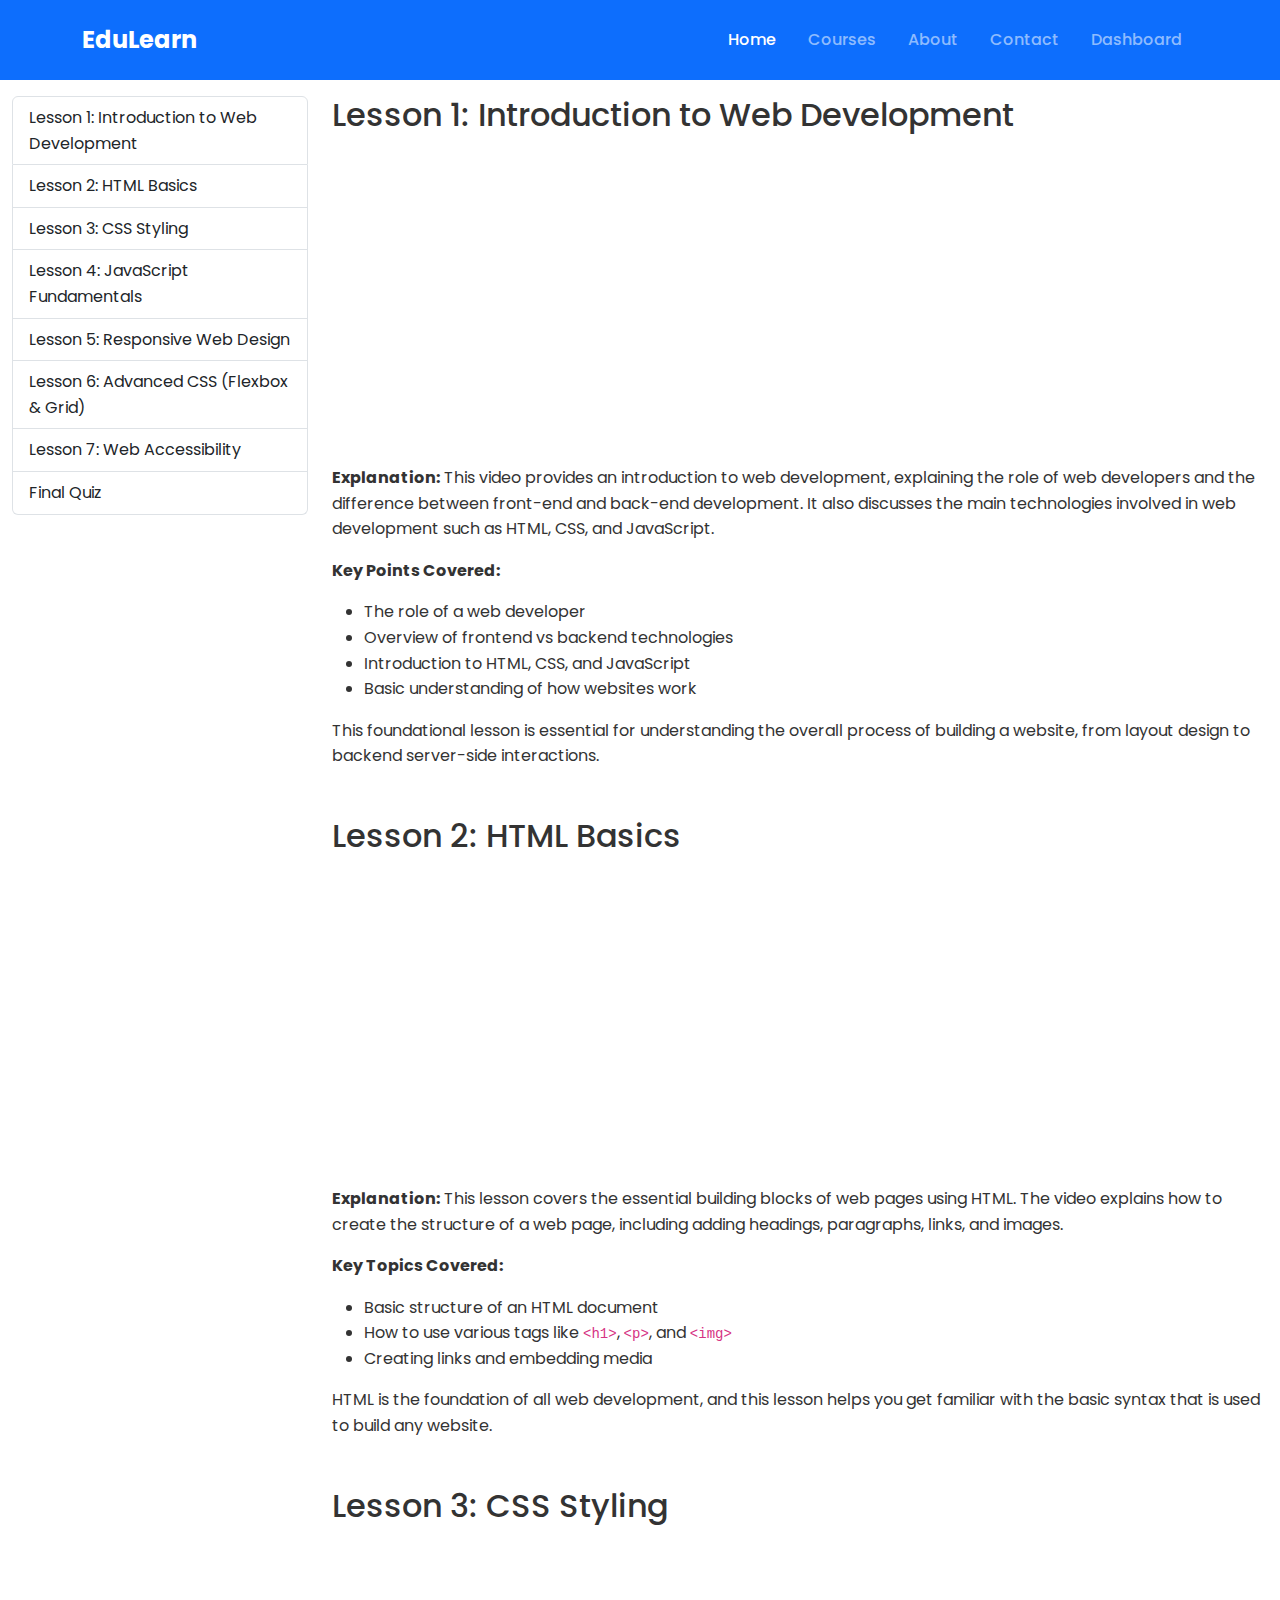
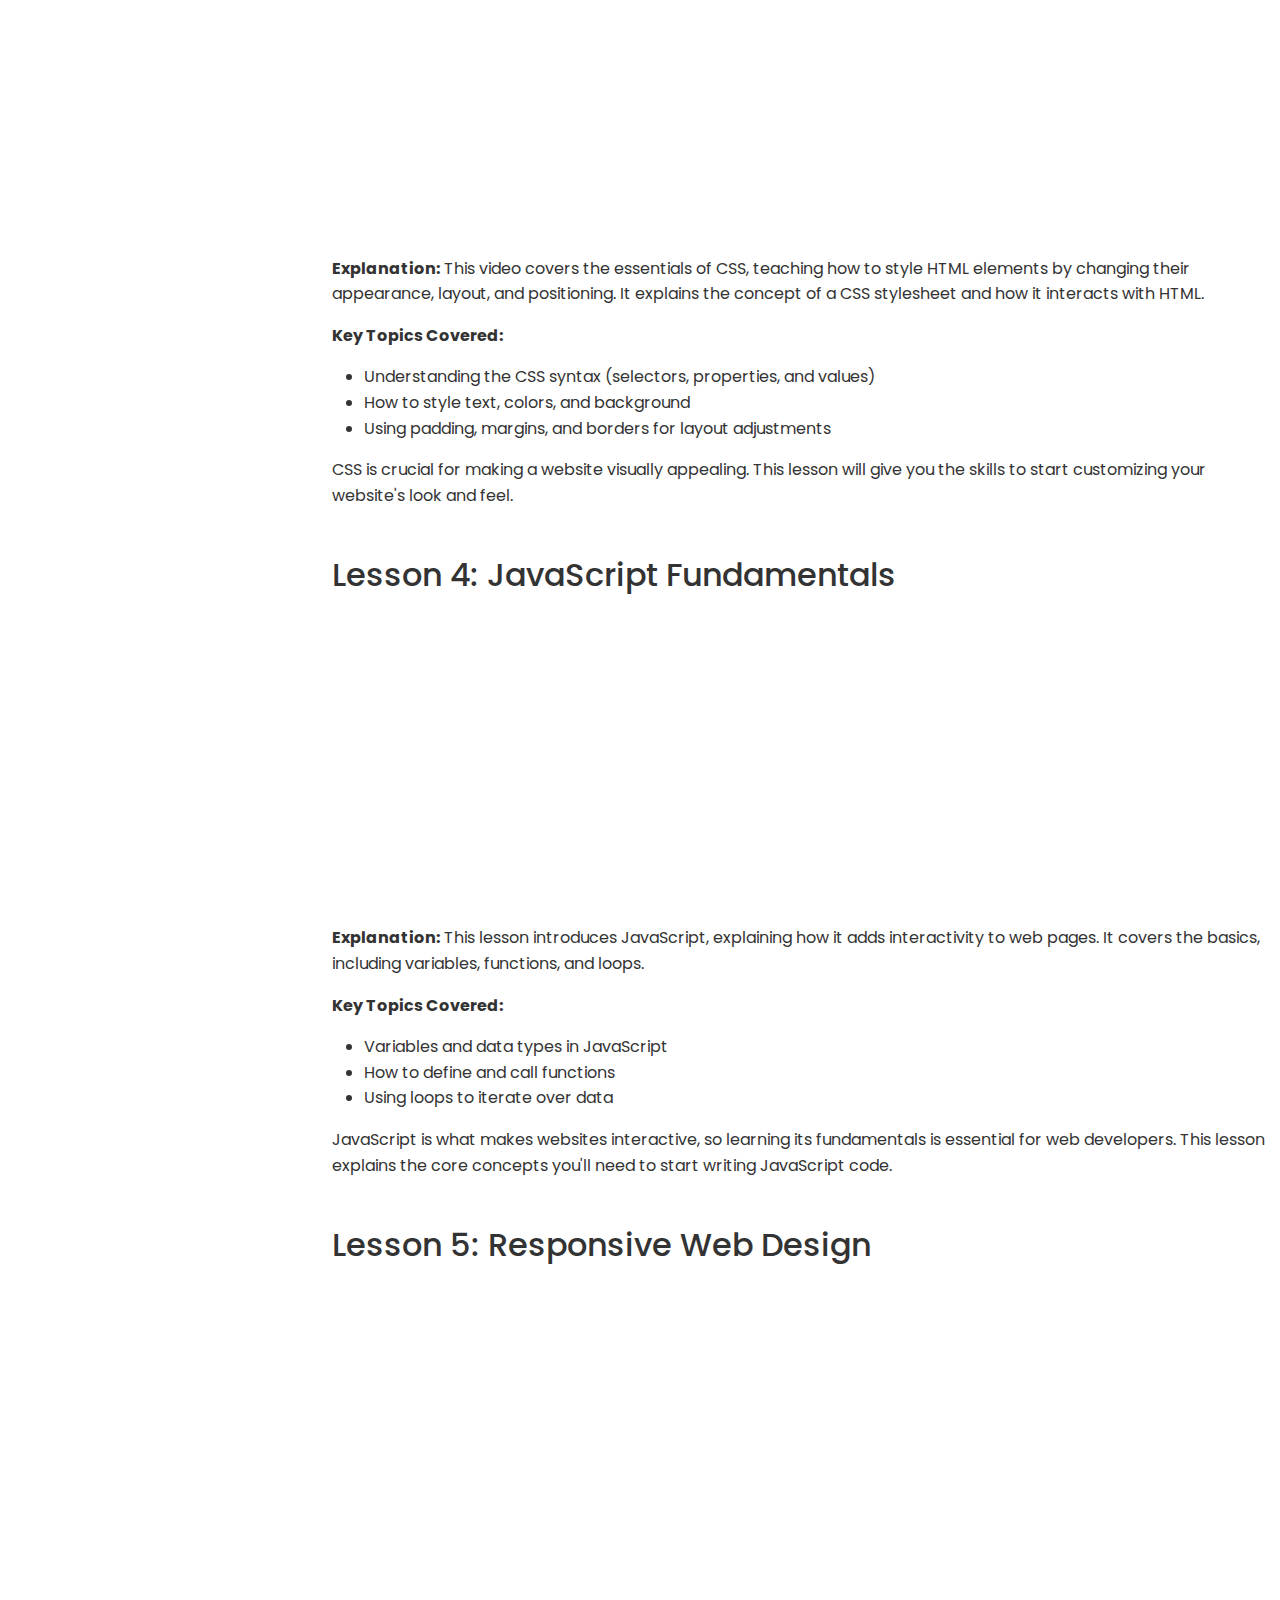
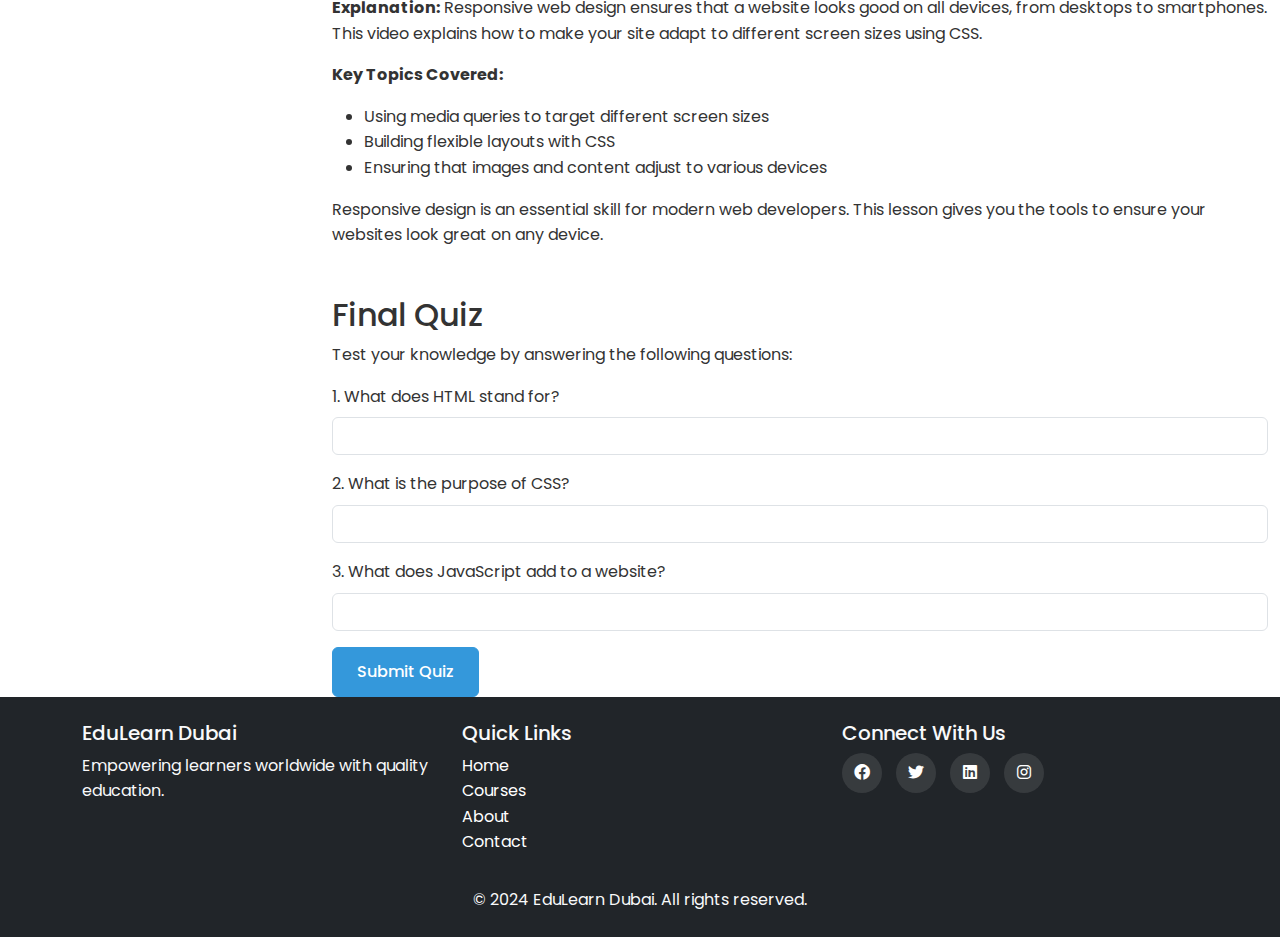
<file: course.html>
<!DOCTYPE html>
<html lang="en">
<head>
    <meta charset="UTF-8">
    <meta name="viewport" content="width=device-width, initial-scale=1.0">
    <title>EduLearn - Course Content</title>
    <link href="https://cdn.jsdelivr.net/npm/bootstrap@5.3.0/dist/css/bootstrap.min.css" rel="stylesheet">
    <link href="css/styles.css" rel="stylesheet">
    <link href="https://cdnjs.cloudflare.com/ajax/libs/font-awesome/6.0.0/css/all.min.css" rel="stylesheet">
    <link href="https://fonts.googleapis.com/css2?family=Poppins:wght@300;400;500;600;700&display=swap" rel="stylesheet">
</head>
<body>
    <!-- Navigation -->
    <nav class="navbar navbar-expand-lg navbar-dark bg-primary fixed-top">
        <div class="container">
            <a class="navbar-brand" href="index.html">EduLearn</a>
            <button class="navbar-toggler" type="button" data-bs-toggle="collapse" data-bs-target="#navbarNav">
                <span class="navbar-toggler-icon"></span>
            </button>
            <div class="collapse navbar-collapse" id="navbarNav">
                <ul class="navbar-nav ms-auto">
                    <li class="nav-item">
                        <a class="nav-link active" href="index.html">Home</a>
                    </li>
                    <li class="nav-item">
                        <a class="nav-link" href="courses.html">Courses</a>
                    </li>
                    <li class="nav-item">
                        <a class="nav-link" href="about.html">About</a>
                    </li>
                    <li class="nav-item">
                        <a class="nav-link" href="contact.html">Contact</a>
                    </li>
                    <li class="nav-item">
                        <a class="nav-link" href="dashboard.html">Dashboard</a>
                    </li>
                </ul>
            </div>
        </div>
    </nav>

    <!-- Course Page Content -->
    <div class="container-fluid mt-5 pt-5">
        <div class="row">
            <!-- Sidebar with Course Content Navigation -->
            <div class="col-md-3">
                <div class="list-group">
                    <a href="#lesson1" class="list-group-item list-group-item-action">Lesson 1: Introduction to Web Development</a>
                    <a href="#lesson2" class="list-group-item list-group-item-action">Lesson 2: HTML Basics</a>
                    <a href="#lesson3" class="list-group-item list-group-item-action">Lesson 3: CSS Styling</a>
                    <a href="#lesson4" class="list-group-item list-group-item-action">Lesson 4: JavaScript Fundamentals</a>
                    <a href="#lesson5" class="list-group-item list-group-item-action">Lesson 5: Responsive Web Design</a>
                    <a href="#lesson6" class="list-group-item list-group-item-action">Lesson 6: Advanced CSS (Flexbox & Grid)</a>
                    <a href="#lesson7" class="list-group-item list-group-item-action">Lesson 7: Web Accessibility</a>
                    <a href="#quiz" class="list-group-item list-group-item-action">Final Quiz</a>
                </div>
            </div>

            <!-- Main Content Area -->
            <div class="col-md-9">
                <!-- Lesson 1 -->
                <div id="lesson1" class="lesson-content">
                    <h2>Lesson 1: Introduction to Web Development</h2>
                    <div class="video-container">
                        <iframe width="100%" height="315" src="https://www.youtube.com/embed/88QJumITbQA?si=Z0h5bzpFIbo8Em4p" frameborder="0" allowfullscreen></iframe>
                    </div>
                    <p><strong>Explanation:</strong> This video provides an introduction to web development, explaining the role of web developers and the difference between front-end and back-end development. It also discusses the main technologies involved in web development such as HTML, CSS, and JavaScript.</p>
                    <p><strong>Key Points Covered:</strong></p>
                    <ul>
                        <li>The role of a web developer</li>
                        <li>Overview of frontend vs backend technologies</li>
                        <li>Introduction to HTML, CSS, and JavaScript</li>
                        <li>Basic understanding of how websites work</li>
                    </ul>
                    <p>This foundational lesson is essential for understanding the overall process of building a website, from layout design to backend server-side interactions.</p>
                </div>

                <!-- Lesson 2 -->
                <div id="lesson2" class="lesson-content mt-5">
                    <h2>Lesson 2: HTML Basics</h2>
                    <div class="video-container">
                        <iframe width="100%" height="315" src="https://www.youtube.com/embed/qz0aGYrrlhU" frameborder="0" allowfullscreen></iframe>
                    </div>
                    <p><strong>Explanation:</strong> This lesson covers the essential building blocks of web pages using HTML. The video explains how to create the structure of a web page, including adding headings, paragraphs, links, and images.</p>
                    <p><strong>Key Topics Covered:</strong></p>
                    <ul>
                        <li>Basic structure of an HTML document</li>
                        <li>How to use various tags like <code>&lt;h1&gt;</code>, <code>&lt;p&gt;</code>, and <code>&lt;img&gt;</code></li>
                        <li>Creating links and embedding media</li>
                    </ul>
                    <p>HTML is the foundation of all web development, and this lesson helps you get familiar with the basic syntax that is used to build any website.</p>
                </div>

                <!-- Lesson 3 -->
                <div id="lesson3" class="lesson-content mt-5">
                    <h2>Lesson 3: CSS Styling</h2>
                    <div class="video-container">
                        <iframe width="100%" height="315" src="https://www.youtube.com/embed/i1FeOOhNnwU?si=0KEBxOnqT5SvWems" frameborder="0" allowfullscreen></iframe>
                    </div>
                    <p><strong>Explanation:</strong> This video covers the essentials of CSS, teaching how to style HTML elements by changing their appearance, layout, and positioning. It explains the concept of a CSS stylesheet and how it interacts with HTML.</p>
                    <p><strong>Key Topics Covered:</strong></p>
                    <ul>
                        <li>Understanding the CSS syntax (selectors, properties, and values)</li>
                        <li>How to style text, colors, and background</li>
                        <li>Using padding, margins, and borders for layout adjustments</li>
                    </ul>
                    <p>CSS is crucial for making a website visually appealing. This lesson will give you the skills to start customizing your website's look and feel.</p>
                </div>

                <!-- Lesson 4 -->
                <div id="lesson4" class="lesson-content mt-5">
                    <h2>Lesson 4: JavaScript Fundamentals</h2>
                    <div class="video-container">
                        <iframe width="100%" height="315" src="https://www.youtube.com/embed/hdI2bqOjy3c" frameborder="0" allowfullscreen></iframe>
                    </div>
                    <p><strong>Explanation:</strong> This lesson introduces JavaScript, explaining how it adds interactivity to web pages. It covers the basics, including variables, functions, and loops.</p>
                    <p><strong>Key Topics Covered:</strong></p>
                    <ul>
                        <li>Variables and data types in JavaScript</li>
                        <li>How to define and call functions</li>
                        <li>Using loops to iterate over data</li>
                    </ul>
                    <p>JavaScript is what makes websites interactive, so learning its fundamentals is essential for web developers. This lesson explains the core concepts you'll need to start writing JavaScript code.</p>
                </div>

                <!-- Lesson 5 -->
                <div id="lesson5" class="lesson-content mt-5">
                    <h2>Lesson 5: Responsive Web Design</h2>
                    <div class="video-container">
                        <iframe width="100%" height="315" src="https://www.youtube.com/embed/srvUrASNj0s" frameborder="0" allowfullscreen></iframe>
                    </div>
                    <p><strong>Explanation:</strong> Responsive web design ensures that a website looks good on all devices, from desktops to smartphones. This video explains how to make your site adapt to different screen sizes using CSS.</p>
                    <p><strong>Key Topics Covered:</strong></p>
                    <ul>
                        <li>Using media queries to target different screen sizes</li>
                        <li>Building flexible layouts with CSS</li>
                        <li>Ensuring that images and content adjust to various devices</li>
                    </ul>
                    <p>Responsive design is an essential skill for modern web developers. This lesson gives you the tools to ensure your websites look great on any device.</p>
                </div>

                <!-- Final Quiz Section -->
                <div id="quiz" class="lesson-content mt-5">
                    <h2>Final Quiz</h2>
                    <p>Test your knowledge by answering the following questions:</p>
                    <form id="quizForm">
                        <div class="mb-3">
                            <label for="q1" class="form-label">1. What does HTML stand for?</label>
                            <input type="text" id="q1" class="form-control" required>
                        </div>
                        <div class="mb-3">
                            <label for="q2" class="form-label">2. What is the purpose of CSS?</label>
                            <input type="text" id="q2" class="form-control" required>
                        </div>
                        <div class="mb-3">
                            <label for="q3" class="form-label">3. What does JavaScript add to a website?</label>
                            <input type="text" id="q3" class="form-control" required>
                        </div>
                        <button type="submit" class="btn btn-primary">Submit Quiz</button>
                    </form>
                </div>
            </div>
        </div>
    </div>

    <!-- Footer -->
    <footer class="bg-dark text-light py-4">
        <div class="container">
            <div class="row">
                <div class="col-md-4">
                    <h5>EduLearn Dubai</h5>
                    <p>Empowering learners worldwide with quality education.</p>
                </div>
                <div class="col-md-4">
                    <h5>Quick Links</h5>
                    <ul class="list-unstyled">
                        <li><a href="index.html">Home</a></li>
                        <li><a href="courses.html">Courses</a></li>
                        <li><a href="about.html">About</a></li>
                        <li><a href="contact.html">Contact</a></li>
                    </ul>
                </div>
                <div class="col-md-4">
                    <h5>Connect With Us</h5>
                    <div class="social-links">
                        <a href="#"><i class="fab fa-facebook"></i></a>
                        <a href="#"><i class="fab fa-twitter"></i></a>
                        <a href="#"><i class="fab fa-linkedin"></i></a>
                        <a href="#"><i class="fab fa-instagram"></i></a>
                    </div>
                </div>
            </div>
            <div class="row mt-3">
                <div class="col-12 text-center">
                    <p class="mb-0">&copy; 2024 EduLearn Dubai. All rights reserved.</p>
                </div>
            </div>
        </div>
    </footer>

    <script src="https://cdn.jsdelivr.net/npm/bootstrap@5.3.0/dist/js/bootstrap.bundle.min.js"></script>
    <script>
        // Add event listener for quiz submission
        document.getElementById('quizForm').addEventListener('submit', function(e) {
            e.preventDefault();
            alert('Thank you for submitting the quiz!');
        });
    </script>
</body>
</html>
</file>
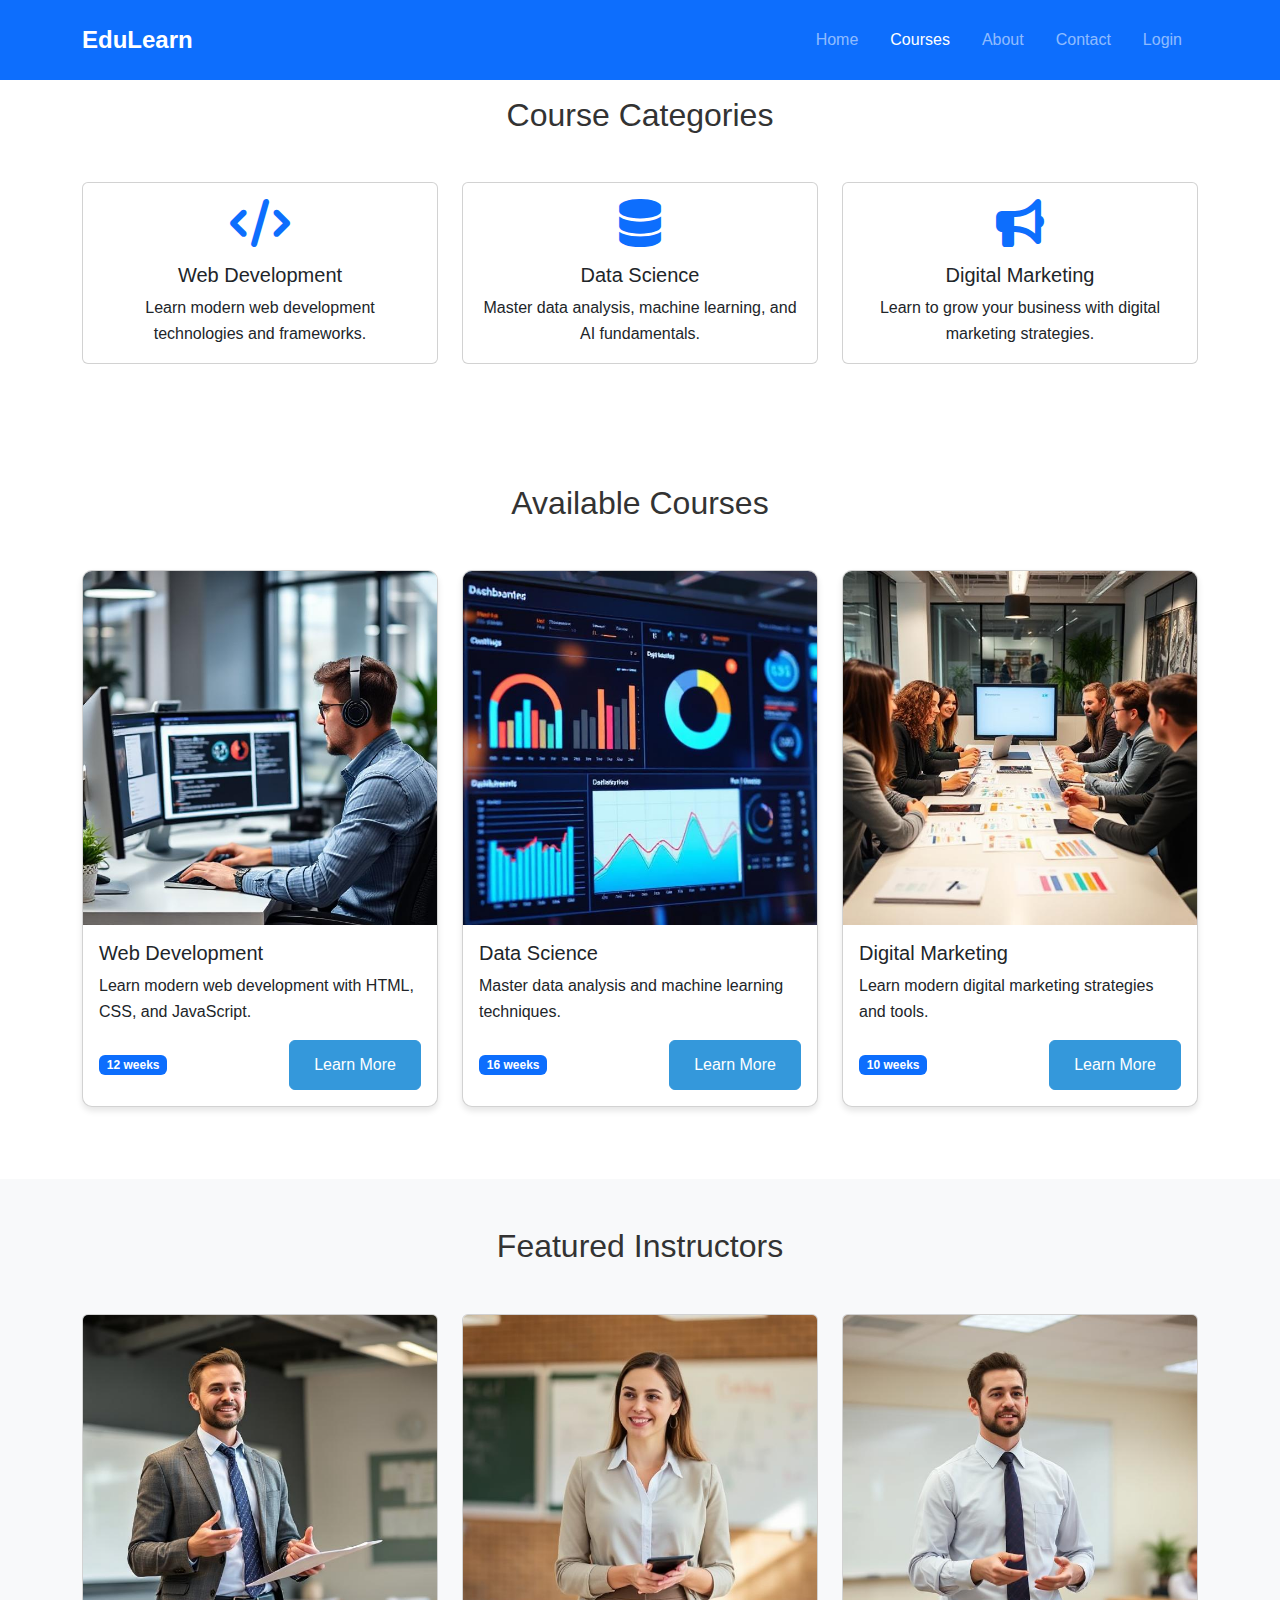
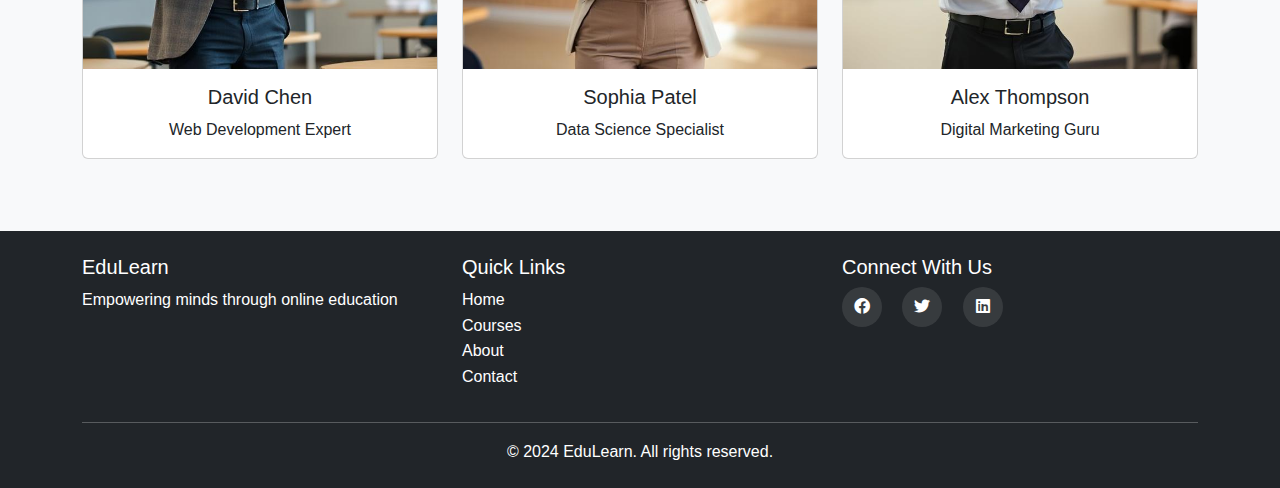
<file: courses.html>
<!DOCTYPE html>
<html lang="en">
<head>
    <meta charset="UTF-8">
    <meta name="viewport" content="width=device-width, initial-scale=1.0">
    <title>Courses - EduLearn</title>
    <!-- Bootstrap CSS -->
    <link href="https://cdn.jsdelivr.net/npm/bootstrap@5.3.0/dist/css/bootstrap.min.css" rel="stylesheet">
    <!-- Custom CSS -->
    <link rel="stylesheet" href="css/styles.css">
    <!-- Font Awesome -->
    <link rel="stylesheet" href="https://cdnjs.cloudflare.com/ajax/libs/font-awesome/6.0.0/css/all.min.css">
</head>
<body>
    <!-- Navigation -->
    <nav class="navbar navbar-expand-lg navbar-dark bg-primary fixed-top">
        <div class="container">
            <a class="navbar-brand" href="#">EduLearn</a>
            <button class="navbar-toggler" type="button" data-bs-toggle="collapse" data-bs-target="#navbarNav">
                <span class="navbar-toggler-icon"></span>
            </button>
            <div class="collapse navbar-collapse" id="navbarNav">
                <ul class="navbar-nav ms-auto">
                    <li class="nav-item">
                        <a class="nav-link" href="index.html">Home</a>
                    </li>
                    <li class="nav-item">
                        <a class="nav-link active" href="courses.html">Courses</a>
                    </li>
                    <li class="nav-item">
                        <a class="nav-link" href="about.html">About</a>
                    </li>
                    <li class="nav-item">
                        <a class="nav-link" href="contact.html">Contact</a>
                    </li>
                    <li class="nav-item" id="nav-auth-container">
                        <!-- JS will inject login or dashboard here -->
                    </li>
                </ul>
            </div>
        </div>
    </nav>

    <!-- Course Categories -->
    <section class="py-5 mt-5">
        <div class="container">
            <h2 class="text-center mb-5">Course Categories</h2>
            <div class="row">
                <div class="col-md-4 mb-4">
                    <div class="card h-100">
                        <div class="card-body text-center">
                            <i class="fas fa-code fa-3x text-primary mb-3"></i>
                            <h5 class="card-title">Web Development</h5>
                            <p class="card-text">Learn modern web development technologies and frameworks.</p>
                        </div>
                    </div>
                </div>
                <div class="col-md-4 mb-4">
                    <div class="card h-100">
                        <div class="card-body text-center">
                            <i class="fas fa-database fa-3x text-primary mb-3"></i>
                            <h5 class="card-title">Data Science</h5>
                            <p class="card-text">Master data analysis, machine learning, and AI fundamentals.</p>
                        </div>
                    </div>
                </div>
                <div class="col-md-4 mb-4">
                    <div class="card h-100">
                        <div class="card-body text-center">
                            <i class="fas fa-bullhorn fa-3x text-primary mb-3"></i>
                            <h5 class="card-title">Digital Marketing</h5>
                            <p class="card-text">Learn to grow your business with digital marketing strategies.</p>
                        </div>
                    </div>
                </div>
            </div>
        </div>
    </section>

    <!-- Course Listings -->
    <section class="py-5">
        <div class="container">
            <h2 class="text-center mb-5">Available Courses</h2>
            <div class="row" id="courseListings">
                <!-- Web Development Courses -->
                <div class="col-md-4 mb-4 course-item" data-category="web">
                    <div class="card course-card">
                        <img src="images/Web Development Course.jpeg" class="card-img-top" alt="Web Development">
                        <div class="card-body">
                            <h5 class="card-title">Web Development</h5>
                            <p class="card-text">Learn modern web development with HTML, CSS, and JavaScript.</p>
                            <div class="d-flex justify-content-between align-items-center">
                                <span class="badge bg-primary">12 weeks</span>
                                <a href="web-development-course.html" class="btn btn-primary">Learn More</a>
                            </div>
                        </div>
                    </div>
                </div>
                <!-- Data Science Courses -->
                <div class="col-md-4 mb-4 course-item" data-category="data">
                    <div class="card course-card">
                        <img src="images/Data Science Course.jpeg" class="card-img-top" alt="Data Science">
                        <div class="card-body">
                            <h5 class="card-title">Data Science</h5>
                            <p class="card-text">Master data analysis and machine learning techniques.</p>
                            <div class="d-flex justify-content-between align-items-center">
                                <span class="badge bg-primary">16 weeks</span>
                                <a href="data-science-course.html" class="btn btn-primary">Learn More</a>
                            </div>
                        </div>
                    </div>
                </div>
                <!-- Digital Marketing Courses -->
                <div class="col-md-4 mb-4 course-item" data-category="marketing">
                    <div class="card course-card">
                        <img src="images/Digital Marketing Course.jpeg" class="card-img-top" alt="Digital Marketing">
                        <div class="card-body">
                            <h5 class="card-title">Digital Marketing</h5>
                            <p class="card-text">Learn modern digital marketing strategies and tools.</p>
                            <div class="d-flex justify-content-between align-items-center">
                                <span class="badge bg-primary">10 weeks</span>
                                <a href="digital-marketing-course.html" class="btn btn-primary">Learn More</a>
                            </div>
                        </div>
                    </div>
                </div>
            </div>
        </div>
    </section>

    <!-- Featured Instructors -->
    <section class="py-5 bg-light">
        <div class="container">
            <h2 class="text-center mb-5">Featured Instructors</h2>
            <div class="row">
                <div class="col-md-4 mb-4">
                    <div class="card h-100">
                        <img src="images/David Chen.jpeg" class="card-img-top" alt="David Chen">
                        <div class="card-body text-center">
                            <h5 class="card-title">David Chen</h5>
                            <p class="card-text">Web Development Expert</p>
                        </div>
                    </div>
                </div>
                <div class="col-md-4 mb-4">
                    <div class="card h-100">
                        <img src="images/Sophia Patel.jpeg" class="card-img-top" alt="Sophia Patel">
                        <div class="card-body text-center">
                            <h5 class="card-title">Sophia Patel</h5>
                            <p class="card-text">Data Science Specialist</p>
                        </div>
                    </div>
                </div>
                <div class="col-md-4 mb-4">
                    <div class="card h-100">
                        <img src="images/Alex Thompson.jpeg" class="card-img-top" alt="Alex Thompson">
                        <div class="card-body text-center">
                            <h5 class="card-title">Alex Thompson</h5>
                            <p class="card-text">Digital Marketing Guru</p>
                        </div>
                    </div>
                </div>
            </div>
        </div>
    </section>

    <!-- Footer -->
    <footer class="bg-dark text-white py-4">
        <div class="container">
            <div class="row">
                <div class="col-md-4">
                    <h5>EduLearn</h5>
                    <p>Empowering minds through online education</p>
                </div>
                <div class="col-md-4">
                    <h5>Quick Links</h5>
                    <ul class="list-unstyled">
                        <li><a href="index.html" class="text-white">Home</a></li>
                        <li><a href="courses.html" class="text-white">Courses</a></li>
                        <li><a href="about.html" class="text-white">About</a></li>
                        <li><a href="contact.html" class="text-white">Contact</a></li>
                    </ul>
                </div>
                <div class="col-md-4">
                    <h5>Connect With Us</h5>
                    <div class="social-links">
                        <a href="#" class="text-white me-3"><i class="fab fa-facebook"></i></a>
                        <a href="#" class="text-white me-3"><i class="fab fa-twitter"></i></a>
                        <a href="#" class="text-white me-3"><i class="fab fa-linkedin"></i></a>
                    </div>
                </div>
            </div>
            <hr>
            <div class="text-center">
                <p class="mb-0">&copy; 2024 EduLearn. All rights reserved.</p>
            </div>
        </div>
    </footer>

    <!-- Bootstrap JS -->
    <script src="https://cdn.jsdelivr.net/npm/bootstrap@5.3.0/dist/js/bootstrap.bundle.min.js"></script>
    <!-- Custom JS -->
    <script src="js/script.js"></script>
</body>
</html>
</file>
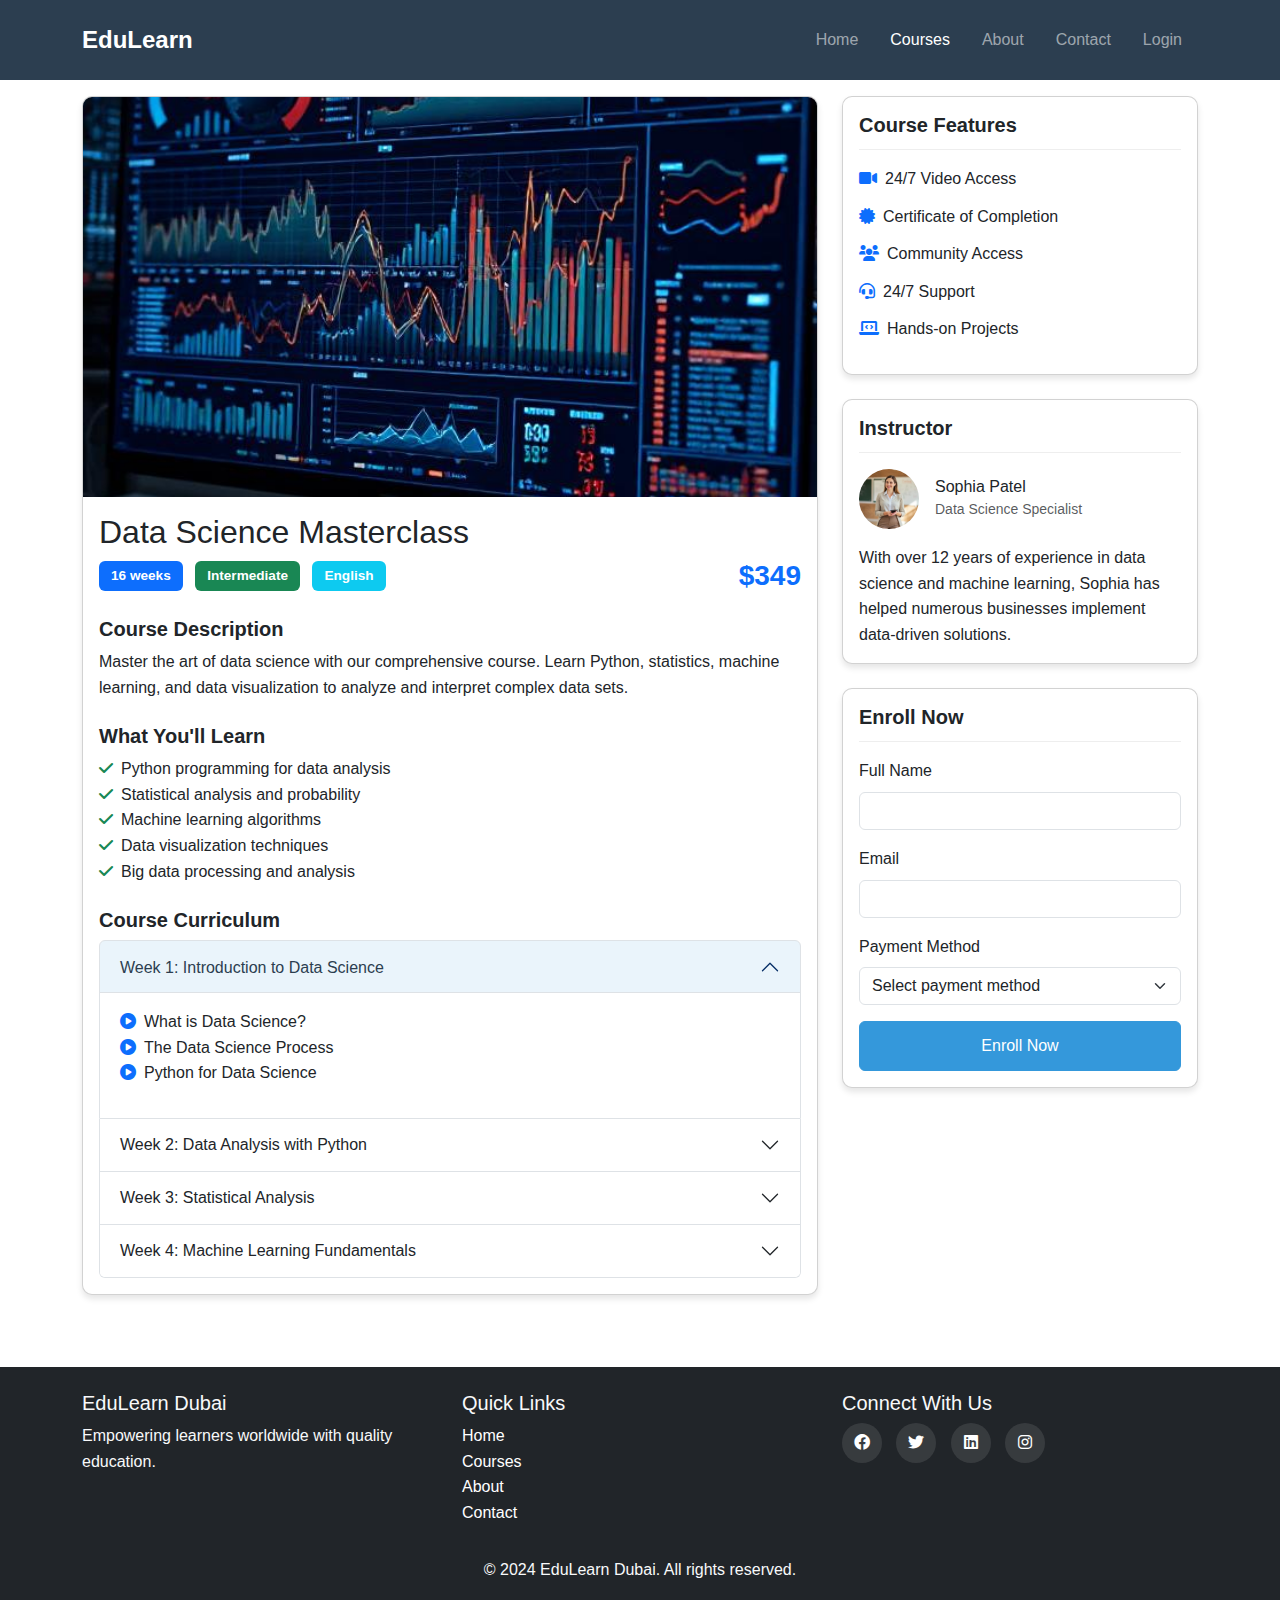
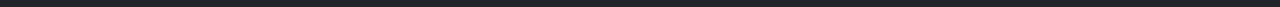
<file: data-science-course.html>
<!DOCTYPE html>
<html lang="en">
<head>
    <meta charset="UTF-8">
    <meta name="viewport" content="width=device-width, initial-scale=1.0">
    <title>Data Science Course - EduLearn</title>
    <!-- Bootstrap CSS -->
    <link href="https://cdn.jsdelivr.net/npm/bootstrap@5.3.0/dist/css/bootstrap.min.css" rel="stylesheet">
    <!-- Custom CSS -->
    <link rel="stylesheet" href="css/styles.css">
    <!-- Font Awesome -->
    <link rel="stylesheet" href="https://cdnjs.cloudflare.com/ajax/libs/font-awesome/6.0.0/css/all.min.css">
    <style>
        .course-detail-image {
            max-height: 400px;
            object-fit: cover;
            width: 100%;
        }
        
        .course-detail-card {
            border-radius: 10px;
            overflow: hidden;
            box-shadow: 0 4px 6px rgba(0, 0, 0, 0.1);
        }
        
        .course-detail-sidebar .card {
            border-radius: 10px;
            box-shadow: 0 4px 6px rgba(0, 0, 0, 0.1);
            margin-bottom: 1.5rem;
        }
        
        .course-detail-sidebar .card-title {
            border-bottom: 1px solid #eee;
            padding-bottom: 0.75rem;
            margin-bottom: 1rem;
            font-weight: 600;
        }
        
        .course-detail-sidebar ul li {
            margin-bottom: 0.75rem;
        }
        
        .course-detail-sidebar .instructor-img {
            width: 60px;
            height: 60px;
            object-fit: cover;
        }
        
        .course-detail-content h5 {
            font-weight: 600;
            margin-top: 1.5rem;
        }
        
        .course-detail-content .badge {
            font-size: 0.85rem;
            padding: 0.5rem 0.75rem;
        }
        
        .course-detail-content .price {
            font-size: 1.75rem;
            font-weight: 700;
        }
        
        .accordion-button:not(.collapsed) {
            background-color: rgba(52, 152, 219, 0.1);
            color: var(--primary-color);
        }
        
        .accordion-button:focus {
            box-shadow: none;
            border-color: rgba(0, 0, 0, 0.125);
        }
    </style>
</head>
<body>
    <!-- Navigation -->
    <nav class="navbar navbar-expand-lg navbar-dark fixed-top">
        <div class="container">
            <a class="navbar-brand" href="index.html">EduLearn</a>
            <button class="navbar-toggler" type="button" data-bs-toggle="collapse" data-bs-target="#navbarNav">
                <span class="navbar-toggler-icon"></span>
            </button>
            <div class="collapse navbar-collapse" id="navbarNav">
                <ul class="navbar-nav ms-auto">
                    <li class="nav-item">
                        <a class="nav-link" href="index.html">Home</a>
                    </li>
                    <li class="nav-item">
                        <a class="nav-link active" href="courses.html">Courses</a>
                    </li>
                    <li class="nav-item">
                        <a class="nav-link" href="about.html">About</a>
                    </li>
                    <li class="nav-item">
                        <a class="nav-link" href="contact.html">Contact</a>
                    </li>
                    <li class="nav-item" id="nav-auth-container">
                        <!-- JS will inject login or dashboard here -->
                    </li>                  
                </ul>
            </div>
        </div>
    </nav>

    <!-- Course Details -->
    <section class="py-5 mt-5">
        <div class="container">
            <div class="row">
                <!-- Course Main Content -->
                <div class="col-lg-8">
                    <div class="card course-detail-card mb-4">
                        <img src="images/Data Science Course Detail.jpeg" class="course-detail-image" alt="Data Science Course">
                        <div class="card-body course-detail-content">
                            <h1 class="card-title h2">Data Science Masterclass</h1>
                            <div class="d-flex justify-content-between align-items-center mb-4">
                                <div>
                                    <span class="badge bg-primary me-2">16 weeks</span>
                                    <span class="badge bg-success me-2">Intermediate</span>
                                    <span class="badge bg-info">English</span>
                                </div>
                                <h3 class="text-primary price mb-0">$349</h3>
                            </div>
                            <h5>Course Description</h5>
                            <p>Master the art of data science with our comprehensive course. Learn Python, statistics, machine learning, and data visualization to analyze and interpret complex data sets.</p>
                            
                            <h5>What You'll Learn</h5>
                            <ul class="list-unstyled">
                                <li><i class="fas fa-check text-success me-2"></i>Python programming for data analysis</li>
                                <li><i class="fas fa-check text-success me-2"></i>Statistical analysis and probability</li>
                                <li><i class="fas fa-check text-success me-2"></i>Machine learning algorithms</li>
                                <li><i class="fas fa-check text-success me-2"></i>Data visualization techniques</li>
                                <li><i class="fas fa-check text-success me-2"></i>Big data processing and analysis</li>
                            </ul>

                            <h5>Course Curriculum</h5>
                            <div class="accordion" id="courseCurriculum">
                                <div class="accordion-item">
                                    <h2 class="accordion-header">
                                        <button class="accordion-button" type="button" data-bs-toggle="collapse" data-bs-target="#week1">
                                            Week 1: Introduction to Data Science
                                        </button>
                                    </h2>
                                    <div id="week1" class="accordion-collapse collapse show" data-bs-parent="#courseCurriculum">
                                        <div class="accordion-body">
                                            <ul class="list-unstyled">
                                                <li><i class="fas fa-play-circle text-primary me-2"></i>What is Data Science?</li>
                                                <li><i class="fas fa-play-circle text-primary me-2"></i>The Data Science Process</li>
                                                <li><i class="fas fa-play-circle text-primary me-2"></i>Python for Data Science</li>
                                            </ul>
                                        </div>
                                    </div>
                                </div>
                                <div class="accordion-item">
                                    <h2 class="accordion-header">
                                        <button class="accordion-button collapsed" type="button" data-bs-toggle="collapse" data-bs-target="#week2">
                                            Week 2: Data Analysis with Python
                                        </button>
                                    </h2>
                                    <div id="week2" class="accordion-collapse collapse" data-bs-parent="#courseCurriculum">
                                        <div class="accordion-body">
                                            <ul class="list-unstyled">
                                                <li><i class="fas fa-play-circle text-primary me-2"></i>NumPy Fundamentals</li>
                                                <li><i class="fas fa-play-circle text-primary me-2"></i>Pandas DataFrames</li>
                                                <li><i class="fas fa-play-circle text-primary me-2"></i>Data Cleaning and Preprocessing</li>
                                            </ul>
                                        </div>
                                    </div>
                                </div>
                                <div class="accordion-item">
                                    <h2 class="accordion-header">
                                        <button class="accordion-button collapsed" type="button" data-bs-toggle="collapse" data-bs-target="#week3">
                                            Week 3: Statistical Analysis
                                        </button>
                                    </h2>
                                    <div id="week3" class="accordion-collapse collapse" data-bs-parent="#courseCurriculum">
                                        <div class="accordion-body">
                                            <ul class="list-unstyled">
                                                <li><i class="fas fa-play-circle text-primary me-2"></i>Descriptive Statistics</li>
                                                <li><i class="fas fa-play-circle text-primary me-2"></i>Probability Distributions</li>
                                                <li><i class="fas fa-play-circle text-primary me-2"></i>Hypothesis Testing</li>
                                            </ul>
                                        </div>
                                    </div>
                                </div>
                                <div class="accordion-item">
                                    <h2 class="accordion-header">
                                        <button class="accordion-button collapsed" type="button" data-bs-toggle="collapse" data-bs-target="#week4">
                                            Week 4: Machine Learning Fundamentals
                                        </button>
                                    </h2>
                                    <div id="week4" class="accordion-collapse collapse" data-bs-parent="#courseCurriculum">
                                        <div class="accordion-body">
                                            <ul class="list-unstyled">
                                                <li><i class="fas fa-play-circle text-primary me-2"></i>Introduction to Machine Learning</li>
                                                <li><i class="fas fa-play-circle text-primary me-2"></i>Supervised vs Unsupervised Learning</li>
                                                <li><i class="fas fa-play-circle text-primary me-2"></i>Model Evaluation Techniques</li>
                                            </ul>
                                        </div>
                                    </div>
                                </div>
                            </div>
                        </div>
                    </div>
                </div>

                <!-- Course Sidebar -->
                <div class="col-lg-4 course-detail-sidebar">
                    <div class="card">
                        <div class="card-body">
                            <h5 class="card-title">Course Features</h5>
                            <ul class="list-unstyled">
                                <li><i class="fas fa-video me-2 text-primary"></i>24/7 Video Access</li>
                                <li><i class="fas fa-certificate me-2 text-primary"></i>Certificate of Completion</li>
                                <li><i class="fas fa-users me-2 text-primary"></i>Community Access</li>
                                <li><i class="fas fa-headset me-2 text-primary"></i>24/7 Support</li>
                                <li><i class="fas fa-laptop-code me-2 text-primary"></i>Hands-on Projects</li>
                            </ul>
                        </div>
                    </div>

                    <div class="card">
                        <div class="card-body">
                            <h5 class="card-title">Instructor</h5>
                            <div class="d-flex align-items-center mb-3">
                                <img src="images/Sophia Patel.jpeg" alt="Sophia Patel" class="rounded-circle instructor-img me-3">
                                <div>
                                    <h6 class="mb-0">Sophia Patel</h6>
                                    <small class="text-muted">Data Science Specialist</small>
                                </div>
                            </div>
                            <p class="card-text">With over 12 years of experience in data science and machine learning, Sophia has helped numerous businesses implement data-driven solutions.</p>
                        </div>
                    </div>

                    <div class="card">
                        <div class="card-body">
                            <h5 class="card-title">Enroll Now</h5>
                            <form id="enrollmentForm" class="needs-validation" novalidate>
                                <div class="mb-3">
                                    <label for="studentName" class="form-label">Full Name</label>
                                    <input type="text" class="form-control" id="studentName" required>
                                </div>
                                <div class="mb-3">
                                    <label for="studentEmail" class="form-label">Email</label>
                                    <input type="email" class="form-control" id="studentEmail" required>
                                </div>
                                <div class="mb-3">
                                    <label for="paymentMethod" class="form-label">Payment Method</label>
                                    <select class="form-select" id="paymentMethod" required>
                                        <option value="">Select payment method</option>
                                        <option value="card">Credit/Debit Card</option>
                                        <option value="bank">Bank Transfer</option>
                                        <option value="crypto">Cryptocurrency</option>
                                    </select>
                                </div>
                                <button type="submit" class="btn btn-primary w-100">Enroll Now</button>
                            </form>
                        </div>
                    </div>
                </div>
            </div>
        </div>
    </section>

    <!-- Footer -->
    <footer class="bg-dark text-light py-4">
        <div class="container">
            <div class="row">
                <div class="col-md-4">
                    <h5>EduLearn Dubai</h5>
                    <p>Empowering learners worldwide with quality education.</p>
                </div>
                <div class="col-md-4">
                    <h5>Quick Links</h5>
                    <ul class="list-unstyled">
                        <li><a href="index.html">Home</a></li>
                        <li><a href="courses.html">Courses</a></li>
                        <li><a href="about.html">About</a></li>
                        <li><a href="contact.html">Contact</a></li>
                    </ul>
                </div>
                <div class="col-md-4">
                    <h5>Connect With Us</h5>
                    <div class="social-links">
                        <a href="#"><i class="fab fa-facebook"></i></a>
                        <a href="#"><i class="fab fa-twitter"></i></a>
                        <a href="#"><i class="fab fa-linkedin"></i></a>
                        <a href="#"><i class="fab fa-instagram"></i></a>
                    </div>
                </div>
            </div>
            <div class="row mt-3">
                <div class="col-12 text-center">
                    <p class="mb-0">&copy; 2024 EduLearn Dubai. All rights reserved.</p>
                </div>
            </div>
        </div>
    </footer>

    <!-- Scripts -->
    <script src="https://cdn.jsdelivr.net/npm/bootstrap@5.3.0/dist/js/bootstrap.bundle.min.js"></script>
    <script src="js/script.js"></script>
</body>
</html>
</file>
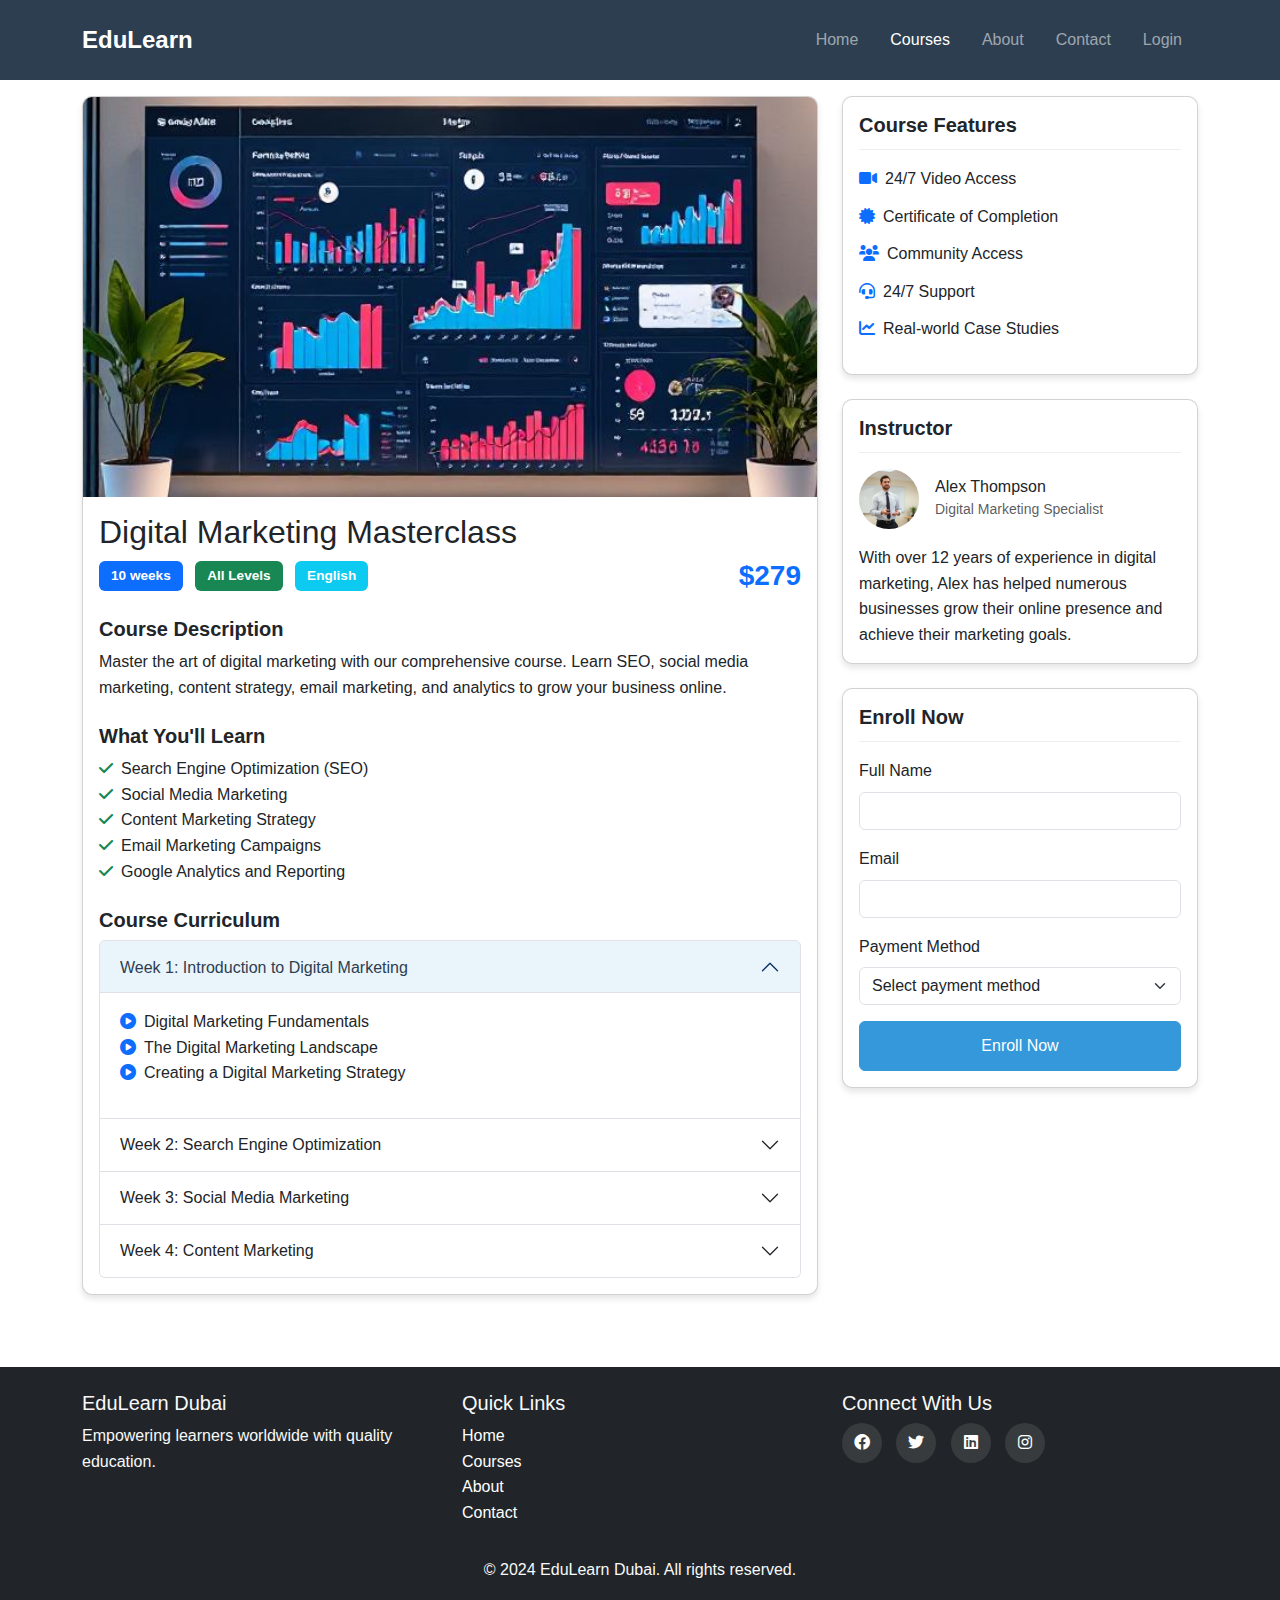
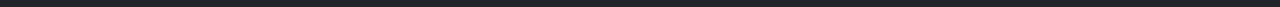
<file: digital-marketing-course.html>
<!DOCTYPE html>
<html lang="en">
<head>
    <meta charset="UTF-8">
    <meta name="viewport" content="width=device-width, initial-scale=1.0">
    <title>Digital Marketing Course - EduLearn</title>
    <!-- Bootstrap CSS -->
    <link href="https://cdn.jsdelivr.net/npm/bootstrap@5.3.0/dist/css/bootstrap.min.css" rel="stylesheet">
    <!-- Custom CSS -->
    <link rel="stylesheet" href="css/styles.css">
    <!-- Font Awesome -->
    <link rel="stylesheet" href="https://cdnjs.cloudflare.com/ajax/libs/font-awesome/6.0.0/css/all.min.css">
    <style>
        .course-detail-image {
            max-height: 400px;
            object-fit: cover;
            width: 100%;
        }
        
        .course-detail-card {
            border-radius: 10px;
            overflow: hidden;
            box-shadow: 0 4px 6px rgba(0, 0, 0, 0.1);
        }
        
        .course-detail-sidebar .card {
            border-radius: 10px;
            box-shadow: 0 4px 6px rgba(0, 0, 0, 0.1);
            margin-bottom: 1.5rem;
        }
        
        .course-detail-sidebar .card-title {
            border-bottom: 1px solid #eee;
            padding-bottom: 0.75rem;
            margin-bottom: 1rem;
            font-weight: 600;
        }
        
        .course-detail-sidebar ul li {
            margin-bottom: 0.75rem;
        }
        
        .course-detail-sidebar .instructor-img {
            width: 60px;
            height: 60px;
            object-fit: cover;
        }
        
        .course-detail-content h5 {
            font-weight: 600;
            margin-top: 1.5rem;
        }
        
        .course-detail-content .badge {
            font-size: 0.85rem;
            padding: 0.5rem 0.75rem;
        }
        
        .course-detail-content .price {
            font-size: 1.75rem;
            font-weight: 700;
        }
        
        .accordion-button:not(.collapsed) {
            background-color: rgba(52, 152, 219, 0.1);
            color: var(--primary-color);
        }
        
        .accordion-button:focus {
            box-shadow: none;
            border-color: rgba(0, 0, 0, 0.125);
        }
    </style>
</head>
<body>
    <!-- Navigation -->
    <nav class="navbar navbar-expand-lg navbar-dark fixed-top">
        <div class="container">
            <a class="navbar-brand" href="index.html">EduLearn</a>
            <button class="navbar-toggler" type="button" data-bs-toggle="collapse" data-bs-target="#navbarNav">
                <span class="navbar-toggler-icon"></span>
            </button>
            <div class="collapse navbar-collapse" id="navbarNav">
                <ul class="navbar-nav ms-auto">
                    <li class="nav-item">
                        <a class="nav-link" href="index.html">Home</a>
                    </li>
                    <li class="nav-item">
                        <a class="nav-link active" href="courses.html">Courses</a>
                    </li>
                    <li class="nav-item">
                        <a class="nav-link" href="about.html">About</a>
                    </li>
                    <li class="nav-item">
                        <a class="nav-link" href="contact.html">Contact</a>
                    </li>
                    <li class="nav-item" id="nav-auth-container">
                        <!-- JS will inject login or dashboard here -->
                    </li>                 
                </ul>
            </div>
        </div>
    </nav>

    <!-- Course Details -->
    <section class="py-5 mt-5">
        <div class="container">
            <div class="row">
                <!-- Course Main Content -->
                <div class="col-lg-8">
                    <div class="card course-detail-card mb-4">
                        <img src="images/Digital Marketing Course Detail.jpeg" class="course-detail-image" alt="Digital Marketing Course">
                        <div class="card-body course-detail-content">
                            <h1 class="card-title h2">Digital Marketing Masterclass</h1>
                            <div class="d-flex justify-content-between align-items-center mb-4">
                                <div>
                                    <span class="badge bg-primary me-2">10 weeks</span>
                                    <span class="badge bg-success me-2">All Levels</span>
                                    <span class="badge bg-info">English</span>
                                </div>
                                <h3 class="text-primary price mb-0">$279</h3>
                            </div>
                            <h5>Course Description</h5>
                            <p>Master the art of digital marketing with our comprehensive course. Learn SEO, social media marketing, content strategy, email marketing, and analytics to grow your business online.</p>
                            
                            <h5>What You'll Learn</h5>
                            <ul class="list-unstyled">
                                <li><i class="fas fa-check text-success me-2"></i>Search Engine Optimization (SEO)</li>
                                <li><i class="fas fa-check text-success me-2"></i>Social Media Marketing</li>
                                <li><i class="fas fa-check text-success me-2"></i>Content Marketing Strategy</li>
                                <li><i class="fas fa-check text-success me-2"></i>Email Marketing Campaigns</li>
                                <li><i class="fas fa-check text-success me-2"></i>Google Analytics and Reporting</li>
                            </ul>

                            <h5>Course Curriculum</h5>
                            <div class="accordion" id="courseCurriculum">
                                <div class="accordion-item">
                                    <h2 class="accordion-header">
                                        <button class="accordion-button" type="button" data-bs-toggle="collapse" data-bs-target="#week1">
                                            Week 1: Introduction to Digital Marketing
                                        </button>
                                    </h2>
                                    <div id="week1" class="accordion-collapse collapse show" data-bs-parent="#courseCurriculum">
                                        <div class="accordion-body">
                                            <ul class="list-unstyled">
                                                <li><i class="fas fa-play-circle text-primary me-2"></i>Digital Marketing Fundamentals</li>
                                                <li><i class="fas fa-play-circle text-primary me-2"></i>The Digital Marketing Landscape</li>
                                                <li><i class="fas fa-play-circle text-primary me-2"></i>Creating a Digital Marketing Strategy</li>
                                            </ul>
                                        </div>
                                    </div>
                                </div>
                                <div class="accordion-item">
                                    <h2 class="accordion-header">
                                        <button class="accordion-button collapsed" type="button" data-bs-toggle="collapse" data-bs-target="#week2">
                                            Week 2: Search Engine Optimization
                                        </button>
                                    </h2>
                                    <div id="week2" class="accordion-collapse collapse" data-bs-parent="#courseCurriculum">
                                        <div class="accordion-body">
                                            <ul class="list-unstyled">
                                                <li><i class="fas fa-play-circle text-primary me-2"></i>SEO Fundamentals</li>
                                                <li><i class="fas fa-play-circle text-primary me-2"></i>Keyword Research</li>
                                                <li><i class="fas fa-play-circle text-primary me-2"></i>On-Page and Off-Page SEO</li>
                                            </ul>
                                        </div>
                                    </div>
                                </div>
                                <div class="accordion-item">
                                    <h2 class="accordion-header">
                                        <button class="accordion-button collapsed" type="button" data-bs-toggle="collapse" data-bs-target="#week3">
                                            Week 3: Social Media Marketing
                                        </button>
                                    </h2>
                                    <div id="week3" class="accordion-collapse collapse" data-bs-parent="#courseCurriculum">
                                        <div class="accordion-body">
                                            <ul class="list-unstyled">
                                                <li><i class="fas fa-play-circle text-primary me-2"></i>Social Media Strategy</li>
                                                <li><i class="fas fa-play-circle text-primary me-2"></i>Content Creation for Social Media</li>
                                                <li><i class="fas fa-play-circle text-primary me-2"></i>Social Media Advertising</li>
                                            </ul>
                                        </div>
                                    </div>
                                </div>
                                <div class="accordion-item">
                                    <h2 class="accordion-header">
                                        <button class="accordion-button collapsed" type="button" data-bs-toggle="collapse" data-bs-target="#week4">
                                            Week 4: Content Marketing
                                        </button>
                                    </h2>
                                    <div id="week4" class="accordion-collapse collapse" data-bs-parent="#courseCurriculum">
                                        <div class="accordion-body">
                                            <ul class="list-unstyled">
                                                <li><i class="fas fa-play-circle text-primary me-2"></i>Content Strategy Development</li>
                                                <li><i class="fas fa-play-circle text-primary me-2"></i>Blog Writing and Management</li>
                                                <li><i class="fas fa-play-circle text-primary me-2"></i>Video and Podcast Content</li>
                                            </ul>
                                        </div>
                                    </div>
                                </div>
                            </div>
                        </div>
                    </div>
                </div>

                <!-- Course Sidebar -->
                <div class="col-lg-4 course-detail-sidebar">
                    <div class="card">
                        <div class="card-body">
                            <h5 class="card-title">Course Features</h5>
                            <ul class="list-unstyled">
                                <li><i class="fas fa-video me-2 text-primary"></i>24/7 Video Access</li>
                                <li><i class="fas fa-certificate me-2 text-primary"></i>Certificate of Completion</li>
                                <li><i class="fas fa-users me-2 text-primary"></i>Community Access</li>
                                <li><i class="fas fa-headset me-2 text-primary"></i>24/7 Support</li>
                                <li><i class="fas fa-chart-line me-2 text-primary"></i>Real-world Case Studies</li>
                            </ul>
                        </div>
                    </div>

                    <div class="card">
                        <div class="card-body">
                            <h5 class="card-title">Instructor</h5>
                            <div class="d-flex align-items-center mb-3">
                                <img src="images/Alex Thompson.jpeg" alt="Alex Thompson" class="rounded-circle instructor-img me-3">
                                <div>
                                    <h6 class="mb-0">Alex Thompson</h6>
                                    <small class="text-muted">Digital Marketing Specialist</small>
                                </div>
                            </div>
                            <p class="card-text">With over 12 years of experience in digital marketing, Alex has helped numerous businesses grow their online presence and achieve their marketing goals.</p>
                        </div>
                    </div>

                    <div class="card">
                        <div class="card-body">
                            <h5 class="card-title">Enroll Now</h5>
                            <form id="enrollmentForm" class="needs-validation" novalidate>
                                <div class="mb-3">
                                    <label for="studentName" class="form-label">Full Name</label>
                                    <input type="text" class="form-control" id="studentName" required>
                                </div>
                                <div class="mb-3">
                                    <label for="studentEmail" class="form-label">Email</label>
                                    <input type="email" class="form-control" id="studentEmail" required>
                                </div>
                                <div class="mb-3">
                                    <label for="paymentMethod" class="form-label">Payment Method</label>
                                    <select class="form-select" id="paymentMethod" required>
                                        <option value="">Select payment method</option>
                                        <option value="card">Credit/Debit Card</option>
                                        <option value="bank">Bank Transfer</option>
                                        <option value="crypto">Cryptocurrency</option>
                                    </select>
                                </div>
                                <button type="submit" class="btn btn-primary w-100">Enroll Now</button>
                            </form>
                        </div>
                    </div>
                </div>
            </div>
        </div>
    </section>

    <!-- Footer -->
    <footer class="bg-dark text-light py-4">
        <div class="container">
            <div class="row">
                <div class="col-md-4">
                    <h5>EduLearn Dubai</h5>
                    <p>Empowering learners worldwide with quality education.</p>
                </div>
                <div class="col-md-4">
                    <h5>Quick Links</h5>
                    <ul class="list-unstyled">
                        <li><a href="index.html">Home</a></li>
                        <li><a href="courses.html">Courses</a></li>
                        <li><a href="about.html">About</a></li>
                        <li><a href="contact.html">Contact</a></li>
                    </ul>
                </div>
                <div class="col-md-4">
                    <h5>Connect With Us</h5>
                    <div class="social-links">
                        <a href="#"><i class="fab fa-facebook"></i></a>
                        <a href="#"><i class="fab fa-twitter"></i></a>
                        <a href="#"><i class="fab fa-linkedin"></i></a>
                        <a href="#"><i class="fab fa-instagram"></i></a>
                    </div>
                </div>
            </div>
            <div class="row mt-3">
                <div class="col-12 text-center">
                    <p class="mb-0">&copy; 2024 EduLearn Dubai. All rights reserved.</p>
                </div>
            </div>
        </div>
    </footer>

    <!-- Scripts -->
    <script src="https://cdn.jsdelivr.net/npm/bootstrap@5.3.0/dist/js/bootstrap.bundle.min.js"></script>
    <script src="js/script.js"></script>
</body>
</html>
</file>
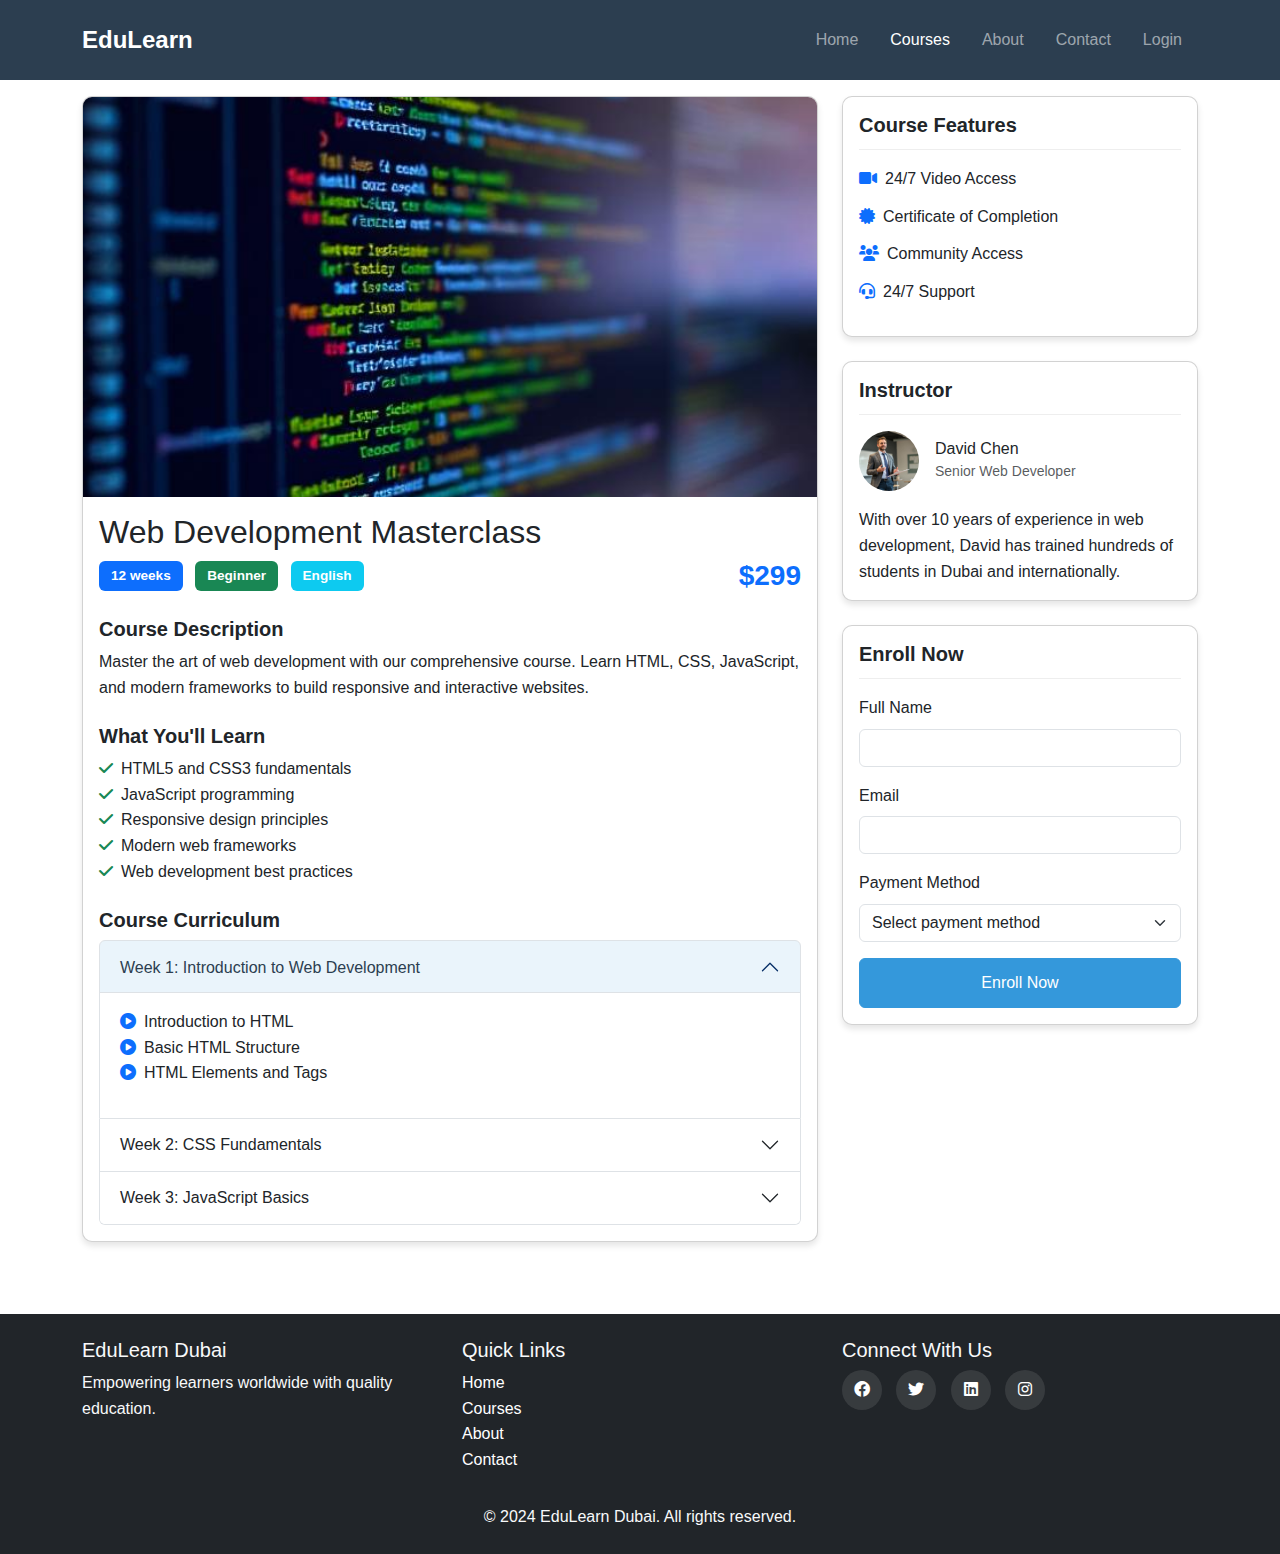
<file: web-development-course.html>
<!DOCTYPE html>
<html lang="en">
<head>
    <meta charset="UTF-8">
    <meta name="viewport" content="width=device-width, initial-scale=1.0">
    <title>Web Development Course - EduLearn</title>
    <!-- Bootstrap CSS -->
    <link href="https://cdn.jsdelivr.net/npm/bootstrap@5.3.0/dist/css/bootstrap.min.css" rel="stylesheet">
    <!-- Custom CSS -->
    <link rel="stylesheet" href="css/styles.css">
    <!-- Font Awesome -->
    <link rel="stylesheet" href="https://cdnjs.cloudflare.com/ajax/libs/font-awesome/6.0.0/css/all.min.css">
    <style>
        .course-detail-image {
            max-height: 400px;
            object-fit: cover;
            width: 100%;
        }
        
        .course-detail-card {
            border-radius: 10px;
            overflow: hidden;
            box-shadow: 0 4px 6px rgba(0, 0, 0, 0.1);
        }
        
        .course-detail-sidebar .card {
            border-radius: 10px;
            box-shadow: 0 4px 6px rgba(0, 0, 0, 0.1);
            margin-bottom: 1.5rem;
        }
        
        .course-detail-sidebar .card-title {
            border-bottom: 1px solid #eee;
            padding-bottom: 0.75rem;
            margin-bottom: 1rem;
            font-weight: 600;
        }
        
        .course-detail-sidebar ul li {
            margin-bottom: 0.75rem;
        }
        
        .course-detail-sidebar .instructor-img {
            width: 60px;
            height: 60px;
            object-fit: cover;
        }
        
        .course-detail-content h5 {
            font-weight: 600;
            margin-top: 1.5rem;
        }
        
        .course-detail-content .badge {
            font-size: 0.85rem;
            padding: 0.5rem 0.75rem;
        }
        
        .course-detail-content .price {
            font-size: 1.75rem;
            font-weight: 700;
        }
        
        .accordion-button:not(.collapsed) {
            background-color: rgba(52, 152, 219, 0.1);
            color: var(--primary-color);
        }
        
        .accordion-button:focus {
            box-shadow: none;
            border-color: rgba(0, 0, 0, 0.125);
        }
    </style>
</head>
<body>
    <!-- Navigation -->
    <nav class="navbar navbar-expand-lg navbar-dark fixed-top">
        <div class="container">
            <a class="navbar-brand" href="index.html">EduLearn</a>
            <button class="navbar-toggler" type="button" data-bs-toggle="collapse" data-bs-target="#navbarNav">
                <span class="navbar-toggler-icon"></span>
            </button>
            <div class="collapse navbar-collapse" id="navbarNav">
                <ul class="navbar-nav ms-auto">
                    <li class="nav-item">
                        <a class="nav-link" href="index.html">Home</a>
                    </li>
                    <li class="nav-item">
                        <a class="nav-link active" href="courses.html">Courses</a>
                    </li>
                    <li class="nav-item">
                        <a class="nav-link" href="about.html">About</a>
                    </li>
                    <li class="nav-item">
                        <a class="nav-link" href="contact.html">Contact</a>
                    </li>
                    <li class="nav-item" id="nav-auth-container">
                        <!-- JS will inject login or dashboard here -->
                    </li>                 
                </ul>
            </div>
        </div>
    </nav>

    <!-- Course Details -->
    <section class="py-5 mt-5">
        <div class="container">
            <div class="row">
                <!-- Course Main Content -->
                <div class="col-lg-8">
                    <div class="card course-detail-card mb-4">
                        <img src="images/Web Development Course Detail.jpeg" class="course-detail-image" alt="Web Development Course">
                        <div class="card-body course-detail-content">
                            <h1 class="card-title h2">Web Development Masterclass</h1>
                            <div class="d-flex justify-content-between align-items-center mb-4">
                                <div>
                                    <span class="badge bg-primary me-2">12 weeks</span>
                                    <span class="badge bg-success me-2">Beginner</span>
                                    <span class="badge bg-info">English</span>
                                </div>
                                <h3 class="text-primary price mb-0">$299</h3>
                            </div>
                            <h5>Course Description</h5>
                            <p>Master the art of web development with our comprehensive course. Learn HTML, CSS, JavaScript, and modern frameworks to build responsive and interactive websites.</p>
                            
                            <h5>What You'll Learn</h5>
                            <ul class="list-unstyled">
                                <li><i class="fas fa-check text-success me-2"></i>HTML5 and CSS3 fundamentals</li>
                                <li><i class="fas fa-check text-success me-2"></i>JavaScript programming</li>
                                <li><i class="fas fa-check text-success me-2"></i>Responsive design principles</li>
                                <li><i class="fas fa-check text-success me-2"></i>Modern web frameworks</li>
                                <li><i class="fas fa-check text-success me-2"></i>Web development best practices</li>
                            </ul>

                            <h5>Course Curriculum</h5>
                            <div class="accordion" id="courseCurriculum">
                                <div class="accordion-item">
                                    <h2 class="accordion-header">
                                        <button class="accordion-button" type="button" data-bs-toggle="collapse" data-bs-target="#week1">
                                            Week 1: Introduction to Web Development
                                        </button>
                                    </h2>
                                    <div id="week1" class="accordion-collapse collapse show" data-bs-parent="#courseCurriculum">
                                        <div class="accordion-body">
                                            <ul class="list-unstyled">
                                                <li><i class="fas fa-play-circle text-primary me-2"></i>Introduction to HTML</li>
                                                <li><i class="fas fa-play-circle text-primary me-2"></i>Basic HTML Structure</li>
                                                <li><i class="fas fa-play-circle text-primary me-2"></i>HTML Elements and Tags</li>
                                            </ul>
                                        </div>
                                    </div>
                                </div>
                                <div class="accordion-item">
                                    <h2 class="accordion-header">
                                        <button class="accordion-button collapsed" type="button" data-bs-toggle="collapse" data-bs-target="#week2">
                                            Week 2: CSS Fundamentals
                                        </button>
                                    </h2>
                                    <div id="week2" class="accordion-collapse collapse" data-bs-parent="#courseCurriculum">
                                        <div class="accordion-body">
                                            <ul class="list-unstyled">
                                                <li><i class="fas fa-play-circle text-primary me-2"></i>Introduction to CSS</li>
                                                <li><i class="fas fa-play-circle text-primary me-2"></i>Selectors and Properties</li>
                                                <li><i class="fas fa-play-circle text-primary me-2"></i>Box Model and Layout</li>
                                            </ul>
                                        </div>
                                    </div>
                                </div>
                                <div class="accordion-item">
                                    <h2 class="accordion-header">
                                        <button class="accordion-button collapsed" type="button" data-bs-toggle="collapse" data-bs-target="#week3">
                                            Week 3: JavaScript Basics
                                        </button>
                                    </h2>
                                    <div id="week3" class="accordion-collapse collapse" data-bs-parent="#courseCurriculum">
                                        <div class="accordion-body">
                                            <ul class="list-unstyled">
                                                <li><i class="fas fa-play-circle text-primary me-2"></i>JavaScript Introduction</li>
                                                <li><i class="fas fa-play-circle text-primary me-2"></i>Variables and Data Types</li>
                                                <li><i class="fas fa-play-circle text-primary me-2"></i>Control Structures</li>
                                            </ul>
                                        </div>
                                    </div>
                                </div>
                            </div>
                        </div>
                    </div>
                </div>

                <!-- Course Sidebar -->
                <div class="col-lg-4 course-detail-sidebar">
                    <div class="card">
                        <div class="card-body">
                            <h5 class="card-title">Course Features</h5>
                            <ul class="list-unstyled">
                                <li><i class="fas fa-video me-2 text-primary"></i>24/7 Video Access</li>
                                <li><i class="fas fa-certificate me-2 text-primary"></i>Certificate of Completion</li>
                                <li><i class="fas fa-users me-2 text-primary"></i>Community Access</li>
                                <li><i class="fas fa-headset me-2 text-primary"></i>24/7 Support</li>
                            </ul>
                        </div>
                    </div>

                    <div class="card">
                        <div class="card-body">
                            <h5 class="card-title">Instructor</h5>
                            <div class="d-flex align-items-center mb-3">
                                <img src="images/David Chen.jpeg" alt="David Chen" class="rounded-circle instructor-img me-3">
                                <div>
                                    <h6 class="mb-0">David Chen</h6>
                                    <small class="text-muted">Senior Web Developer</small>
                                </div>
                            </div>
                            <p class="card-text">With over 10 years of experience in web development, David has trained hundreds of students in Dubai and internationally.</p>
                        </div>
                    </div>

                    <div class="card">
                        <div class="card-body">
                            <h5 class="card-title">Enroll Now</h5>
                            <form id="enrollmentForm" class="needs-validation" novalidate>
                                <div class="mb-3">
                                    <label for="studentName" class="form-label">Full Name</label>
                                    <input type="text" class="form-control" id="studentName" required>
                                </div>
                                <div class="mb-3">
                                    <label for="studentEmail" class="form-label">Email</label>
                                    <input type="email" class="form-control" id="studentEmail" required>
                                </div>
                                <div class="mb-3">
                                    <label for="paymentMethod" class="form-label">Payment Method</label>
                                    <select class="form-select" id="paymentMethod" required>
                                        <option value="">Select payment method</option>
                                        <option value="card">Credit/Debit Card</option>
                                        <option value="bank">Bank Transfer</option>
                                        <option value="crypto">Cryptocurrency</option>
                                    </select>
                                </div>
                                <button type="submit" class="btn btn-primary w-100">Enroll Now</button>
                            </form>
                        </div>
                    </div>
                </div>
            </div>
        </div>
    </section>

    <!-- Footer -->
    <footer class="bg-dark text-light py-4">
        <div class="container">
            <div class="row">
                <div class="col-md-4">
                    <h5>EduLearn Dubai</h5>
                    <p>Empowering learners worldwide with quality education.</p>
                </div>
                <div class="col-md-4">
                    <h5>Quick Links</h5>
                    <ul class="list-unstyled">
                        <li><a href="index.html">Home</a></li>
                        <li><a href="courses.html">Courses</a></li>
                        <li><a href="about.html">About</a></li>
                        <li><a href="contact.html">Contact</a></li>
                    </ul>
                </div>
                <div class="col-md-4">
                    <h5>Connect With Us</h5>
                    <div class="social-links">
                        <a href="#"><i class="fab fa-facebook"></i></a>
                        <a href="#"><i class="fab fa-twitter"></i></a>
                        <a href="#"><i class="fab fa-linkedin"></i></a>
                        <a href="#"><i class="fab fa-instagram"></i></a>
                    </div>
                </div>
            </div>
            <div class="row mt-3">
                <div class="col-12 text-center">
                    <p class="mb-0">&copy; 2024 EduLearn Dubai. All rights reserved.</p>
                </div>
            </div>
        </div>
    </footer>

    <!-- Scripts -->
    <script src="https://cdn.jsdelivr.net/npm/bootstrap@5.3.0/dist/js/bootstrap.bundle.min.js"></script>
    <script src="js/script.js"></script>
</body>
</html>
</file>
<file: css/styles.css>
/* Global Styles */
:root {
    --primary-color: #2c3e50;
    --secondary-color: #3498db;
    --accent-color: #e74c3c;
    --text-color: #333;
    --light-gray: #f8f9fa;
    --dark-gray: #343a40;
}

body {
    font-family: 'Poppins', sans-serif;
    color: var(--text-color);
    line-height: 1.6;
}

/* Navigation */
.navbar {
    background-color: var(--primary-color);
    transition: background-color 0.3s ease;
    padding: 1rem 0;
}

.navbar-brand {
    font-weight: 700;
    font-size: 1.5rem;
}

.nav-link {
    font-weight: 500;
    padding: 0.5rem 1rem !important;
    transition: color 0.3s ease;
}

.nav-link:hover {
    color: var(--secondary-color) !important;
}

/* Hero Section */
.hero-section {
    background: url('../images/hero.jpeg') no-repeat center center;
    background-size: cover;
    position: relative;
    color: white;
    padding: 100px 0;
    min-height: 100vh;
    display: flex;
    align-items: center;
}

.hero-overlay {
    position: absolute;
    top: 0;
    left: 0;
    right: 0;
    bottom: 0;
    background: rgba(0, 0, 0, 0.6);
    z-index: 1;
}

.hero-section .container {
    position: relative;
    z-index: 2;
}

.hero-section h1 {
    font-size: 3.5rem;
    font-weight: 700;
    margin-bottom: 1.5rem;
}

.hero-section .lead {
    font-size: 1.25rem;
    margin-bottom: 2rem;
}

/* Course Cards */
.course-card {
    background: white;
    border-radius: 10px;
    overflow: hidden;
    box-shadow: 0 4px 6px rgba(0, 0, 0, 0.1);
    transition: transform 0.3s ease;
    height: 100%;
}

.course-card:hover {
    transform: translateY(-10px);
}

.course-image {
    width: 100%;
    height: 200px;
    object-fit: cover;
}

.course-content {
    padding: 1.5rem;
}

.course-content h3 {
    font-size: 1.5rem;
    margin-bottom: 1rem;
}

/* Feature Cards */
.feature-card {
    background: white;
    padding: 2rem;
    border-radius: 10px;
    box-shadow: 0 4px 6px rgba(0, 0, 0, 0.1);
    transition: transform 0.3s ease;
    height: 100%;
}

.feature-card:hover {
    transform: translateY(-5px);
}

.feature-card i {
    color: var(--secondary-color);
}

/* Testimonials */
.testimonials {
    background-color: var(--light-gray);
}

.testimonial-card {
    background: white;
    padding: 2rem;
    border-radius: 10px;
    box-shadow: 0 4px 6px rgba(0, 0, 0, 0.1);
    height: 100%;
}

.testimonial-content {
    margin-bottom: 1.5rem;
}

.testimonial-content p {
    font-style: italic;
    margin-bottom: 0;
}

.testimonial-author {
    display: flex;
    align-items: center;
}

.testimonial-author img {
    width: 60px;
    height: 60px;
    margin-right: 1rem;
    object-fit: cover;
}

.testimonial-author h4 {
    margin: 0;
    font-size: 1.1rem;
}

.testimonial-author p {
    margin: 0;
    color: var(--secondary-color);
    font-size: 0.9rem;
}

/* Call to Action */
.cta-section {
    background-color: var(--primary-color);
    padding: 4rem 0;
}

.cta-section h2 {
    font-size: 2.5rem;
    font-weight: 700;
}

/* Location Section */
.map-container {
    border-radius: 10px;
    overflow: hidden;
    box-shadow: 0 4px 6px rgba(0, 0, 0, 0.1);
}

/* Footer */
footer {
    background-color: var(--dark-gray);
}

footer a {
    color: white;
    text-decoration: none;
    transition: color 0.3s ease;
}

footer a:hover {
    color: var(--secondary-color);
}

.social-links a {
    display: inline-block;
    width: 40px;
    height: 40px;
    line-height: 40px;
    text-align: center;
    background: rgba(255, 255, 255, 0.1);
    border-radius: 50%;
    margin-right: 10px;
    transition: background-color 0.3s ease;
}

.social-links a:hover {
    background: var(--secondary-color);
}

/* Buttons */
.btn-primary {
    background-color: var(--secondary-color);
    border-color: var(--secondary-color);
    padding: 0.75rem 1.5rem;
    font-weight: 500;
    transition: all 0.3s ease;
}

.btn-primary:hover {
    background-color: #2980b9;
    border-color: #2980b9;
    transform: translateY(-2px);
}

.btn-outline-primary {
    color: var(--secondary-color);
    border-color: var(--secondary-color);
    padding: 0.75rem 1.5rem;
    font-weight: 500;
    transition: all 0.3s ease;
}

.btn-outline-primary:hover {
    background-color: var(--secondary-color);
    color: white;
    transform: translateY(-2px);
}

/* Responsive Design */
@media (max-width: 991.98px) {
    .hero-section h1 {
        font-size: 2.5rem;
    }
    
    .navbar {
        background-color: var(--primary-color);
    }
}

@media (max-width: 767.98px) {
    .hero-section {
        text-align: center;
        padding: 80px 0;
    }
    
    .hero-section h1 {
        font-size: 2rem;
    }
    
    .cta-section {
        text-align: center;
    }
    
    .cta-section .btn {
        margin-top: 1rem;
    }
}

/* Print Styles */
@media print {
    .navbar,
    .hero-section,
    .cta-section,
    footer {
        display: none;
    }
    
    .container {
        width: 100%;
        max-width: none;
    }
}
</file>
